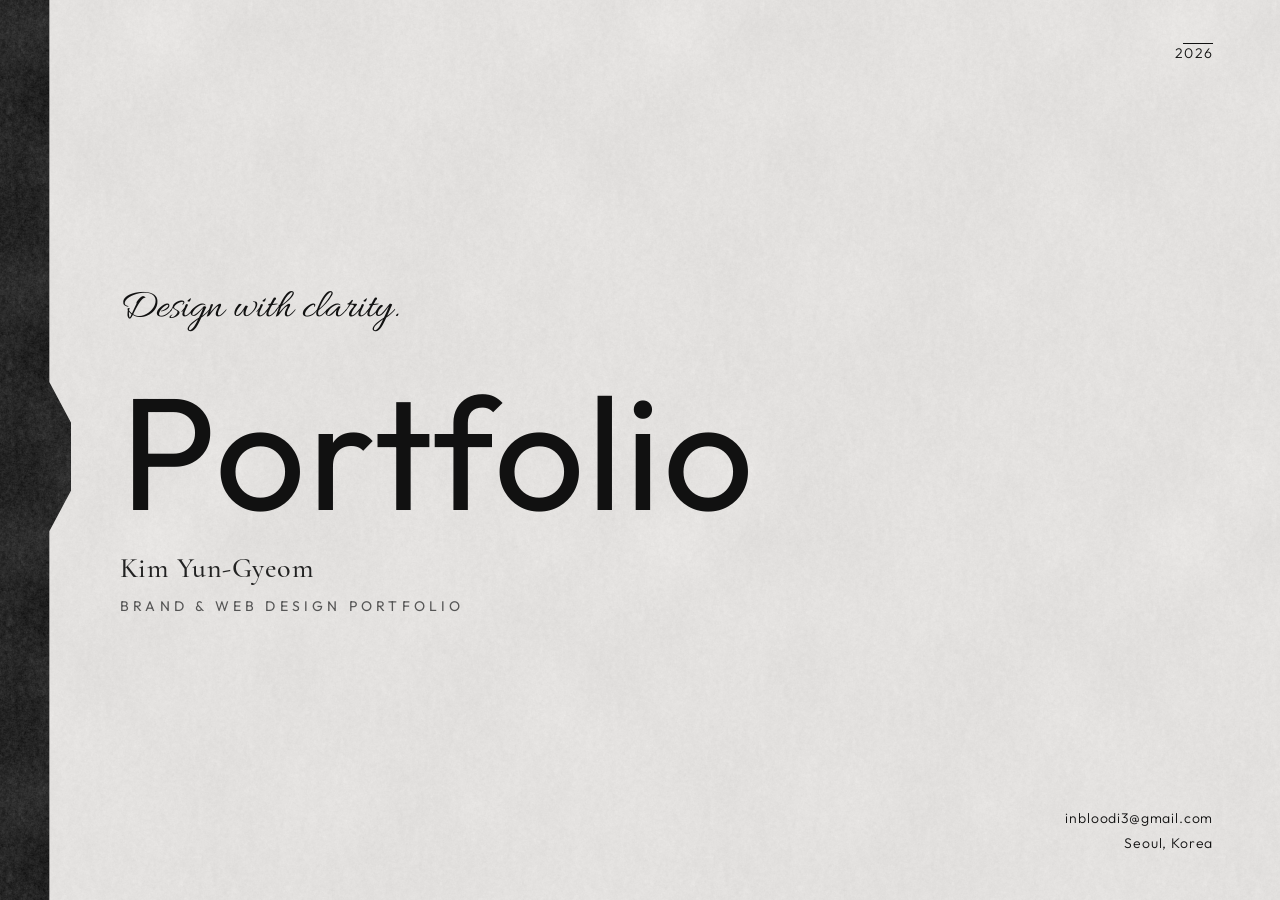
<file: docs/index.html>
<!doctype html>
<html lang="ko">
<head>
  <meta charset="utf-8">
  <meta name="viewport" content="width=device-width, initial-scale=1">
  <title>Portfolio — Kim Yun-Gyeom</title>
  <meta name="description" content="Kim Yun-Gyeom — Brand &amp; Web Design Portfolio">

  <link rel="icon" href="data:,">

  <!-- 첫 화면이 그려지기 전에 Loading 상태를 켠다. JavaScript가 꺼져 있으면 Loading 화면은 나타나지 않는다. -->
  <script>document.documentElement.className = 'js is-loading';</script>

  <link rel="preload" href="assets/fonts/Outfit-Regular.ttf" as="font" type="font/ttf" crossorigin>
  <link rel="preload" href="assets/fonts/Outfit-Light.ttf" as="font" type="font/ttf" crossorigin>
  <link rel="preload" href="assets/fonts/Allura-Regular.ttf" as="font" type="font/ttf" crossorigin>
  <link rel="preload" href="assets/fonts/CormorantGaramond-Medium.woff2" as="font" type="font/woff2" crossorigin>
  <link rel="preload" href="assets/paper-texture.webp" as="image" type="image/webp">
  <link rel="preload" href="assets/paper-texture-dark.webp" as="image" type="image/webp">
  <link rel="stylesheet" href="css/tokens.css">
  <link rel="stylesheet" href="css/base.css">
  <link rel="stylesheet" href="css/layout.css">
  <link rel="stylesheet" href="css/components.css">
  <script src="js/main.js" defer></script>
</head>
<body>

  <main>
    <div class="portfolio-stage">
      <div class="loader" data-loader>
        <div class="loader__inner" role="status">
          <div class="loader__row">
            <span class="loader__label">Loading</span>
            <span class="loader__value" data-loader-value>0%</span>
          </div>
          <div class="loader__track">
            <div class="loader__bar" data-loader-bar></div>
          </div>
        </div>
      </div>

      <div class="portfolio-folder">
        <div class="binding" aria-hidden="true"></div>
        <div class="sheet-stack" data-sheet-stack>
          <section class="cover sheet" id="cover" data-sheet tabindex="-1">
            <div class="cover__inner">
              <div class="cover__heading">
                <p class="cover__script cover__reveal">Design with clarity.</p>
                <h1 class="cover__title cover__reveal">Portfolio</h1>
                <p class="cover__name cover__reveal">Kim Yun-Gyeom</p>
                <p class="cover__caption cover__reveal">BRAND &amp; WEB DESIGN PORTFOLIO</p>
              </div>

              <p class="cover__year cover__reveal">2026</p>

              <address class="cover__contact cover__reveal">
                <span>inbloodi3@gmail.com</span>
                <span>Seoul, Korea</span>
              </address>
            </div>
          </section>

          <section class="profile sheet" id="profile" data-sheet tabindex="-1">
            <div class="profile__card">
              <div class="profile__aside">
                <div class="profile__info">
                  <h2 class="profile__name">김윤겸</h2>
                  <hr class="profile__divider">
                  <address class="profile__contact">
                    <span class="profile__contact-label">E.</span>
                    <span class="profile__contact-value">inbloodi3@gmail.com</span>
                  </address>
                </div>
              </div>

              <div class="profile__main">
                <p class="profile__intro">사용자의 숨은 의도를 읽어, 낯선 문제를 직관적인 경험으로 바꿉니다.</p>

                <div class="profile__groups">
                  <div class="profile__group">
                    <h3 class="script-heading">Experience</h3>
                    <ul class="history history--detailed">
                      <li class="history-item">
                        <span class="history-item__date">2025.12 - 2026.06</span>
                        <span class="history-item__body">
                          <span class="history-item__title">SBS아카데미AIX학원</span>
                          <span class="history-item__note">UIUX 웹퍼블리셔 양성과정 수료</span>
                        </span>
                      </li>
                      <li class="history-item">
                        <span class="history-item__date">2015.03 - 2021.02</span>
                        <span class="history-item__body">
                          <span class="history-item__title">배재대학교</span>
                          <span class="history-item__note">일본학 전공(졸업)</span>
                        </span>
                      </li>
                      <li class="history-item">
                        <span class="history-item__date">2012.03 - 2015.02</span>
                        <span class="history-item__body">
                          <span class="history-item__title">보문고등학교</span>
                        </span>
                      </li>
                    </ul>
                  </div>

                  <div class="profile__group">
                    <h3 class="script-heading">Career</h3>
                    <ul class="history">
                      <li class="history-item">
                        <span class="history-item__date">2024.08 - 2025.09</span>
                        <span class="history-item__body">
                          <span class="history-item__title">후쿠오카 Adecco Japan 근무</span>
                        </span>
                      </li>
                      <li class="history-item">
                        <span class="history-item__date">2021.12 - 2023.12</span>
                        <span class="history-item__body">
                          <span class="history-item__title">배재대학교 · 국제교류처 근무</span>
                        </span>
                      </li>
                    </ul>
                  </div>

                  <div class="profile__group">
                    <h3 class="script-heading">Tools</h3>
                    <ul class="tool-cards">
                      <li class="tool-card"><span class="tool-card__symbol">Ps</span><span class="tool-card__label">Photoshop</span></li>
                      <li class="tool-card"><span class="tool-card__symbol">Ai</span><span class="tool-card__label">Illustrator</span></li>
                      <li class="tool-card"><span class="tool-card__symbol">F</span><span class="tool-card__label">Figma</span></li>
                      <li class="tool-card"><span class="tool-card__symbol">N</span><span class="tool-card__label">Notion</span></li>
                      <li class="tool-card"><span class="tool-card__symbol">✦</span><span class="tool-card__label">AI Tools</span></li>
                    </ul>
                  </div>

                  <div class="profile__group">
                    <h3 class="script-heading">Character</h3>
                    <ul class="keywords">
                      <li class="keywords__item">체계적인</li>
                      <li class="keywords__item">섬세한</li>
                      <li class="keywords__item">분석적인</li>
                      <li class="keywords__item">차분한</li>
                      <li class="keywords__item">완성도를 중시하는</li>
                    </ul>
                  </div>
                </div>
              </div>
            </div>
          </section>

          <section class="contents sheet" id="contents" data-sheet tabindex="-1">
            <div class="contents__inner">
              <div class="contents__heading">
                <p class="contents__eyebrow">PORTFOLIO CONTENTS · 2026</p>
                <h2 class="contents__title">Contents</h2>
              </div>

              <ol class="contents__projects">
                <li class="contents-project" data-project="aidora">
                  <div class="contents-project__head">
                    <span class="contents-project__number">PROJECT 01</span>
                    <div class="contents-project__title">
                      <h3 class="contents-project__name">AIDORA</h3>
                      <p class="contents-project__category">BRANDING · PACKAGE · WEB DESIGN</p>
                    </div>
                  </div>
                  <div class="contents-project__index">
                    <p class="contents-project__caption">AIDORA PROJECT INDEX · 01—04</p>
                    <ul class="contents-index">
                      <li class="contents-index__column">
                        <h4 class="contents-index__heading">01 / RESEARCH</h4>
                        <p class="contents-index__items"><span>Desk Research</span><span>Brand Strategy</span></p>
                      </li>
                      <li class="contents-index__column">
                        <h4 class="contents-index__heading">02 / BRANDING</h4>
                        <p class="contents-index__items"><span>Logo Process</span><span>Color · Typography</span></p>
                      </li>
                      <li class="contents-index__column">
                        <h4 class="contents-index__heading">03 / PACKAGE</h4>
                        <p class="contents-index__items"><span>Package Design</span><span>Package System</span></p>
                      </li>
                      <li class="contents-index__column">
                        <h4 class="contents-index__heading">04 / WEB DESIGN</h4>
                        <p class="contents-index__items"><span>Main · Collection</span><span>PDP · Brand Page</span></p>
                      </li>
                    </ul>
                  </div>
                </li>
                <li class="contents-project" data-project="tj-media">
                  <div class="contents-project__head">
                    <span class="contents-project__number">PROJECT 02</span>
                    <div class="contents-project__title">
                      <h3 class="contents-project__name">TJ MEDIA</h3>
                      <p class="contents-project__category">AI-ASSISTED UI/UX · WEB REDESIGN</p>
                    </div>
                  </div>
                  <div class="contents-project__index">
                    <p class="contents-project__caption">TJ MEDIA PROJECT INDEX · 01—04</p>
                    <ul class="contents-index">
                      <li class="contents-index__column">
                        <h4 class="contents-index__heading">01 / RESEARCH</h4>
                        <p class="contents-index__items"><span>As-Is Analysis</span><span>Problem Definition</span></p>
                      </li>
                      <li class="contents-index__column">
                        <h4 class="contents-index__heading">02 / UX STRATEGY</h4>
                        <p class="contents-index__items"><span>IA · User Flow</span><span>Search Experience</span></p>
                      </li>
                      <li class="contents-index__column">
                        <h4 class="contents-index__heading">03 / DESIGN PROCESS</h4>
                        <p class="contents-index__items"><span>Visual Direction</span><span>Exploration · Iteration</span></p>
                      </li>
                      <li class="contents-index__column">
                        <h4 class="contents-index__heading">04 / FINAL UI</h4>
                        <p class="contents-index__items"><span>Desktop · Mobile</span><span>Search · Song Detail</span></p>
                      </li>
                    </ul>
                  </div>
                </li>
                <li class="contents-project" data-project="asics-korea">
                  <div class="contents-project__head">
                    <span class="contents-project__number">PROJECT 03</span>
                    <div class="contents-project__title">
                      <h3 class="contents-project__name">ASICS KOREA</h3>
                      <p class="contents-project__category">AI AUTOMATION · COMMERCE UX REDESIGN</p>
                    </div>
                  </div>
                  <div class="contents-project__index">
                    <p class="contents-project__caption">ASICS KOREA PROJECT INDEX · 01—04</p>
                    <ul class="contents-index">
                      <li class="contents-index__column">
                        <h4 class="contents-index__heading">01 / RESEARCH</h4>
                        <p class="contents-index__items"><span>Korean Market Audit</span><span>Problem Definition</span></p>
                      </li>
                      <li class="contents-index__column">
                        <h4 class="contents-index__heading">02 / UX STRATEGY</h4>
                        <p class="contents-index__items"><span>Type-Based Navigation</span><span>Compare · Purchase Flow</span></p>
                      </li>
                      <li class="contents-index__column">
                        <h4 class="contents-index__heading">03 / AI PROCESS</h4>
                        <p class="contents-index__items"><span>2-Day Automation Sprint</span><span>Design System · QA</span></p>
                      </li>
                      <li class="contents-index__column">
                        <h4 class="contents-index__heading">04 / FINAL UI</h4>
                        <p class="contents-index__items"><span>Desktop · Mobile</span><span>PLP · Compare · PDP</span></p>
                      </li>
                    </ul>
                  </div>
                </li>
              </ol>
            </div>
          </section>
        </div>
      </div>
    </div>
  </main>

</body>
</html>
</file>
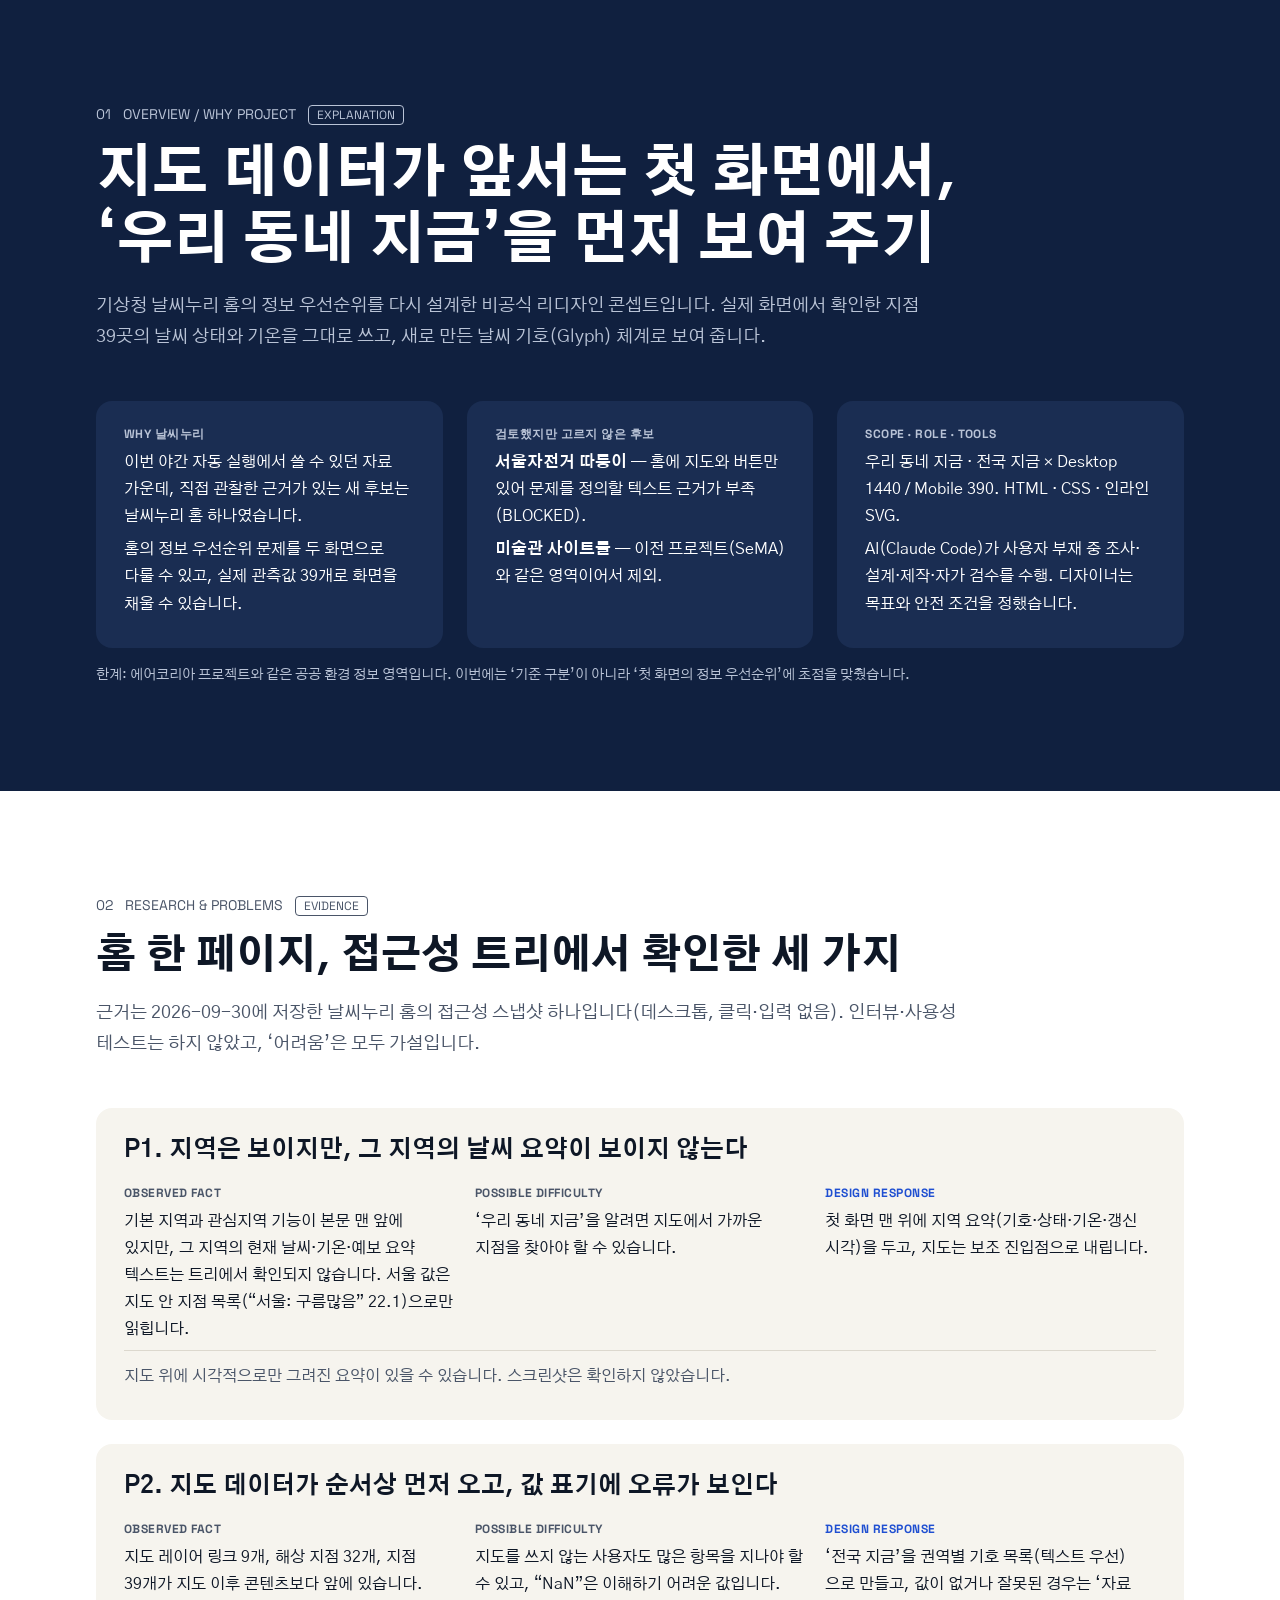
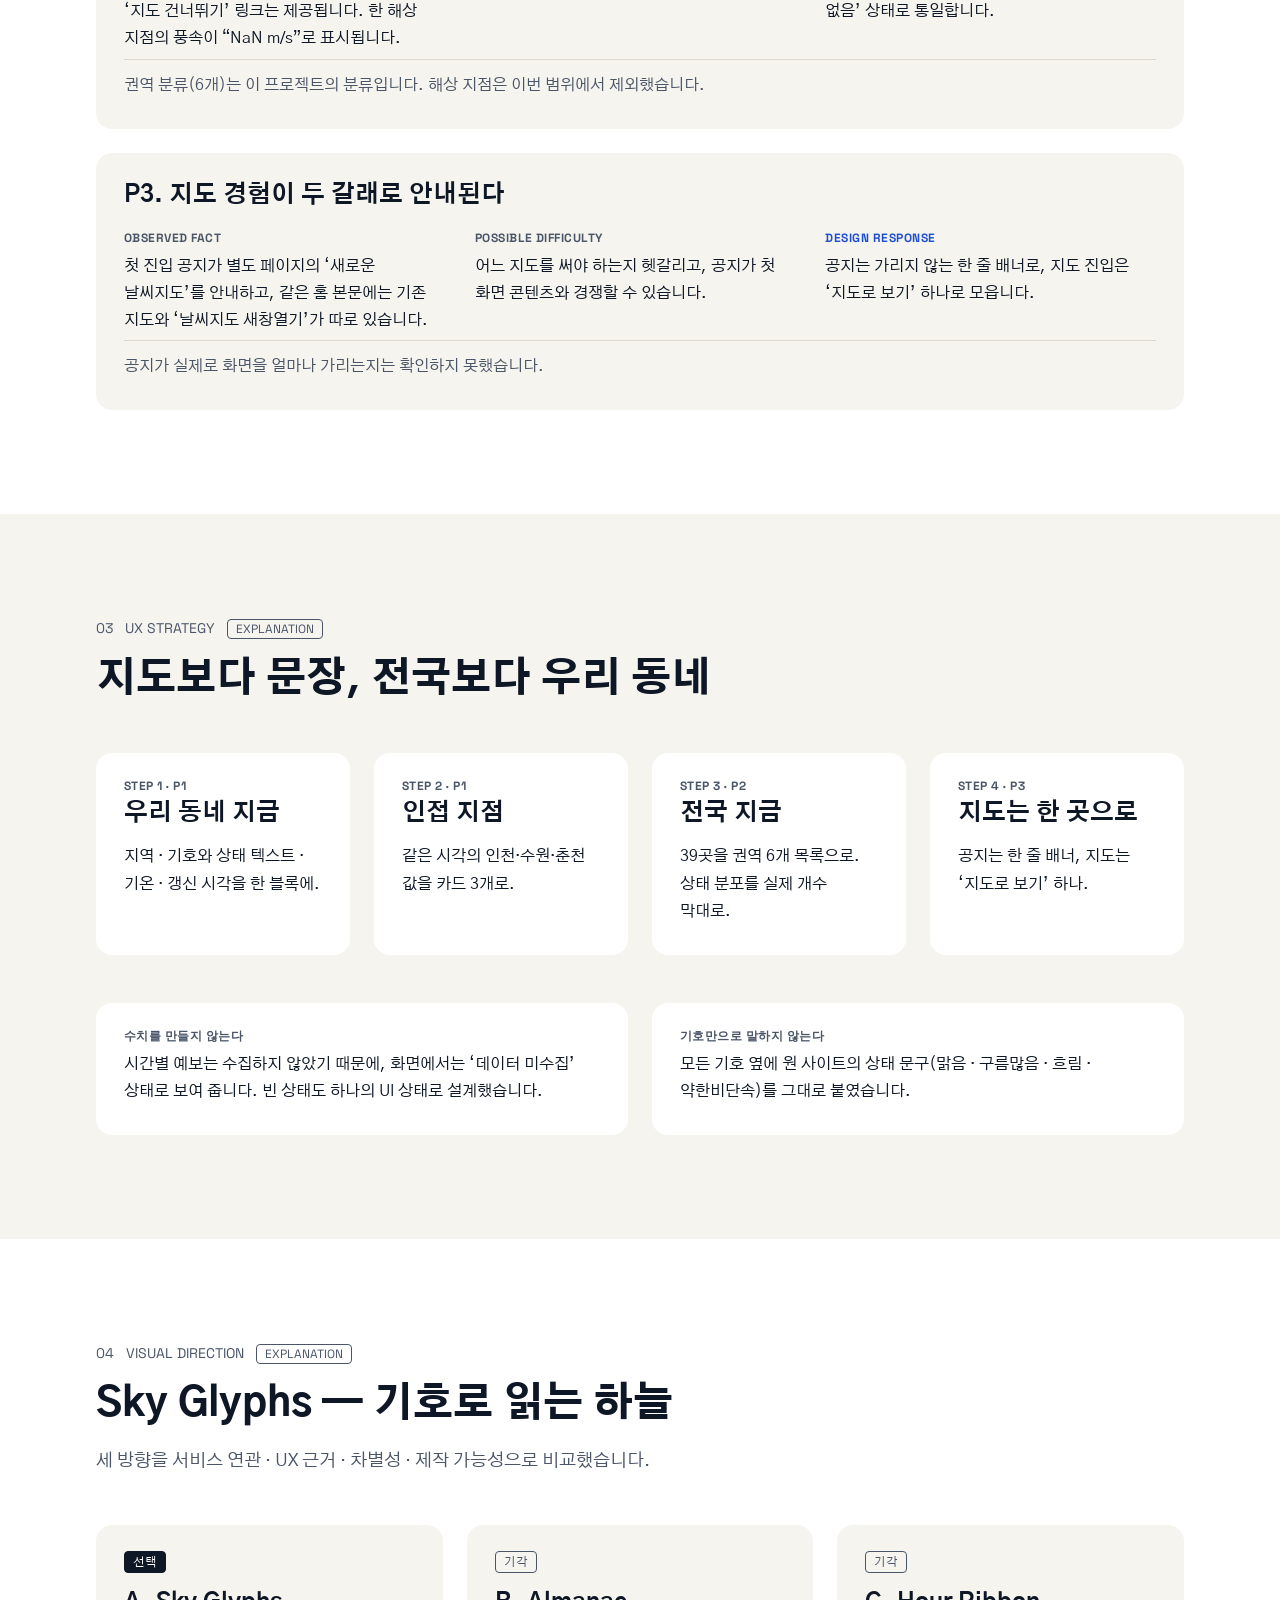
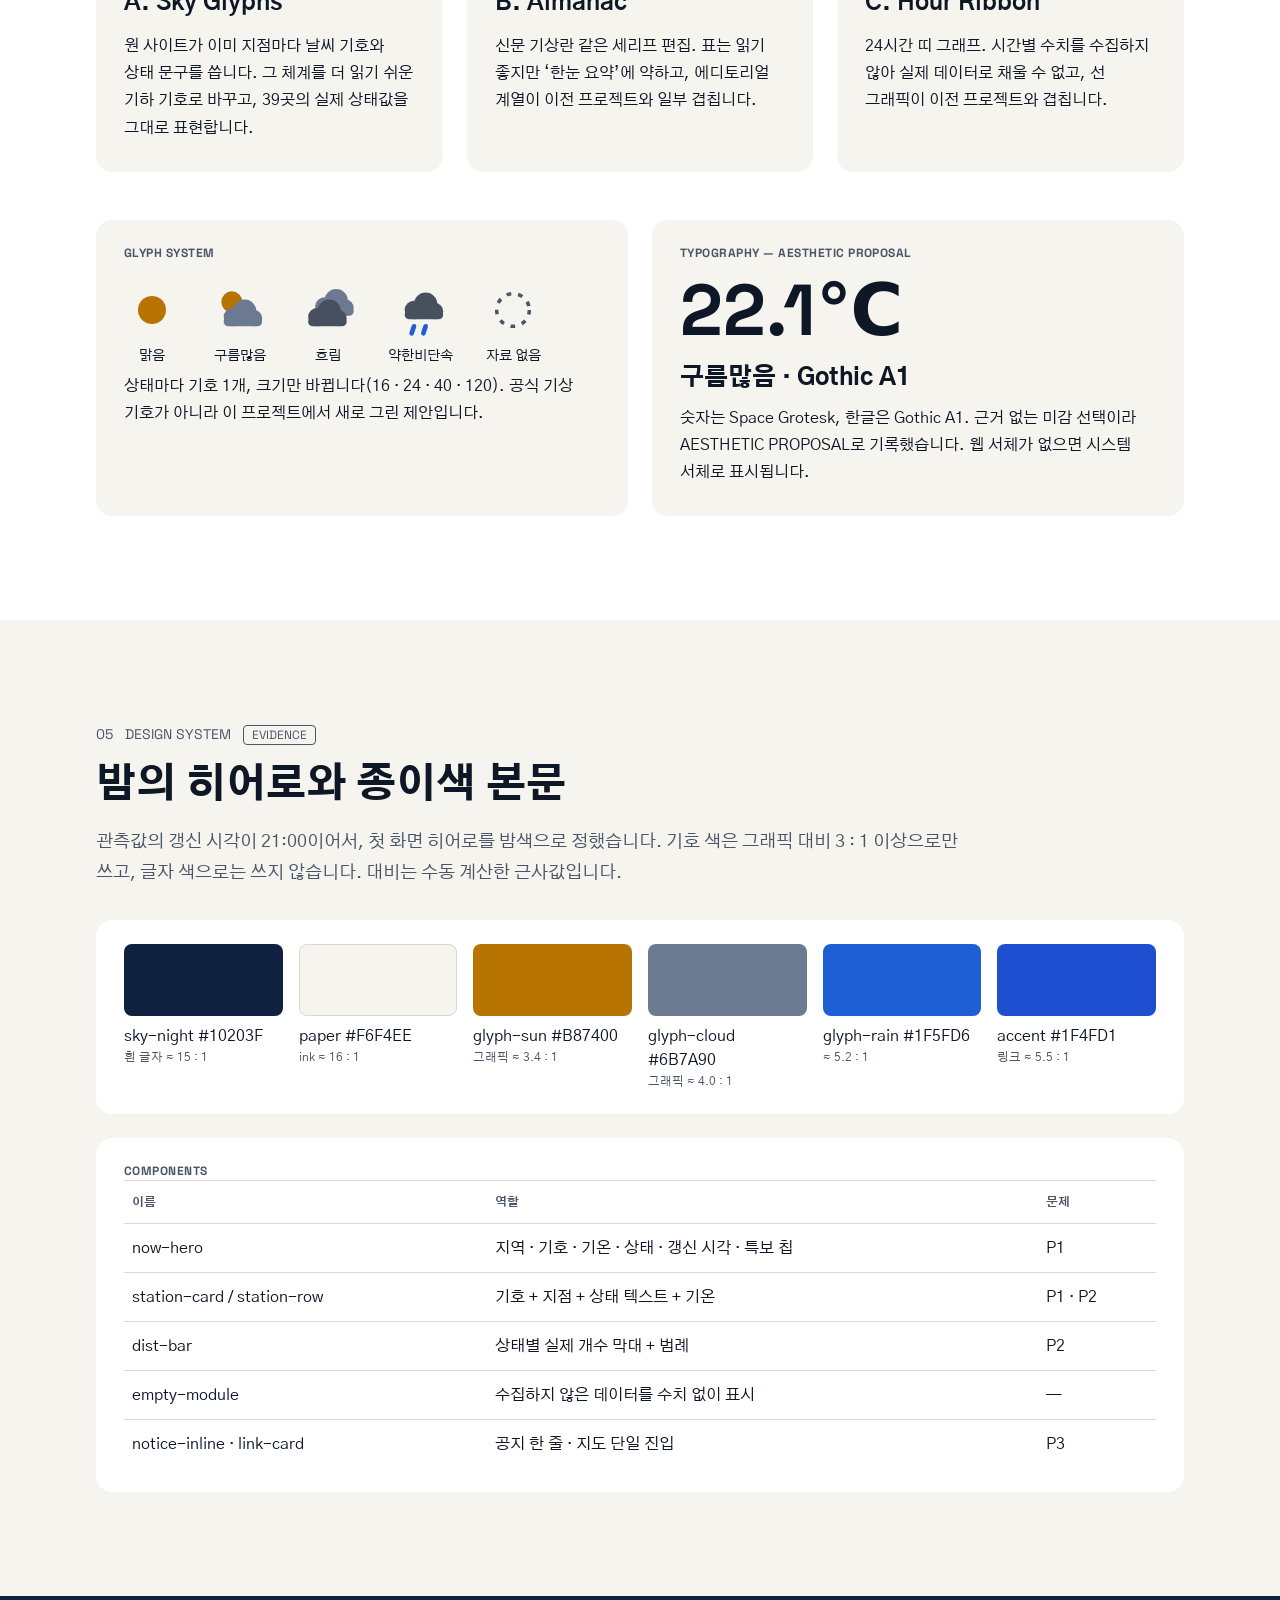
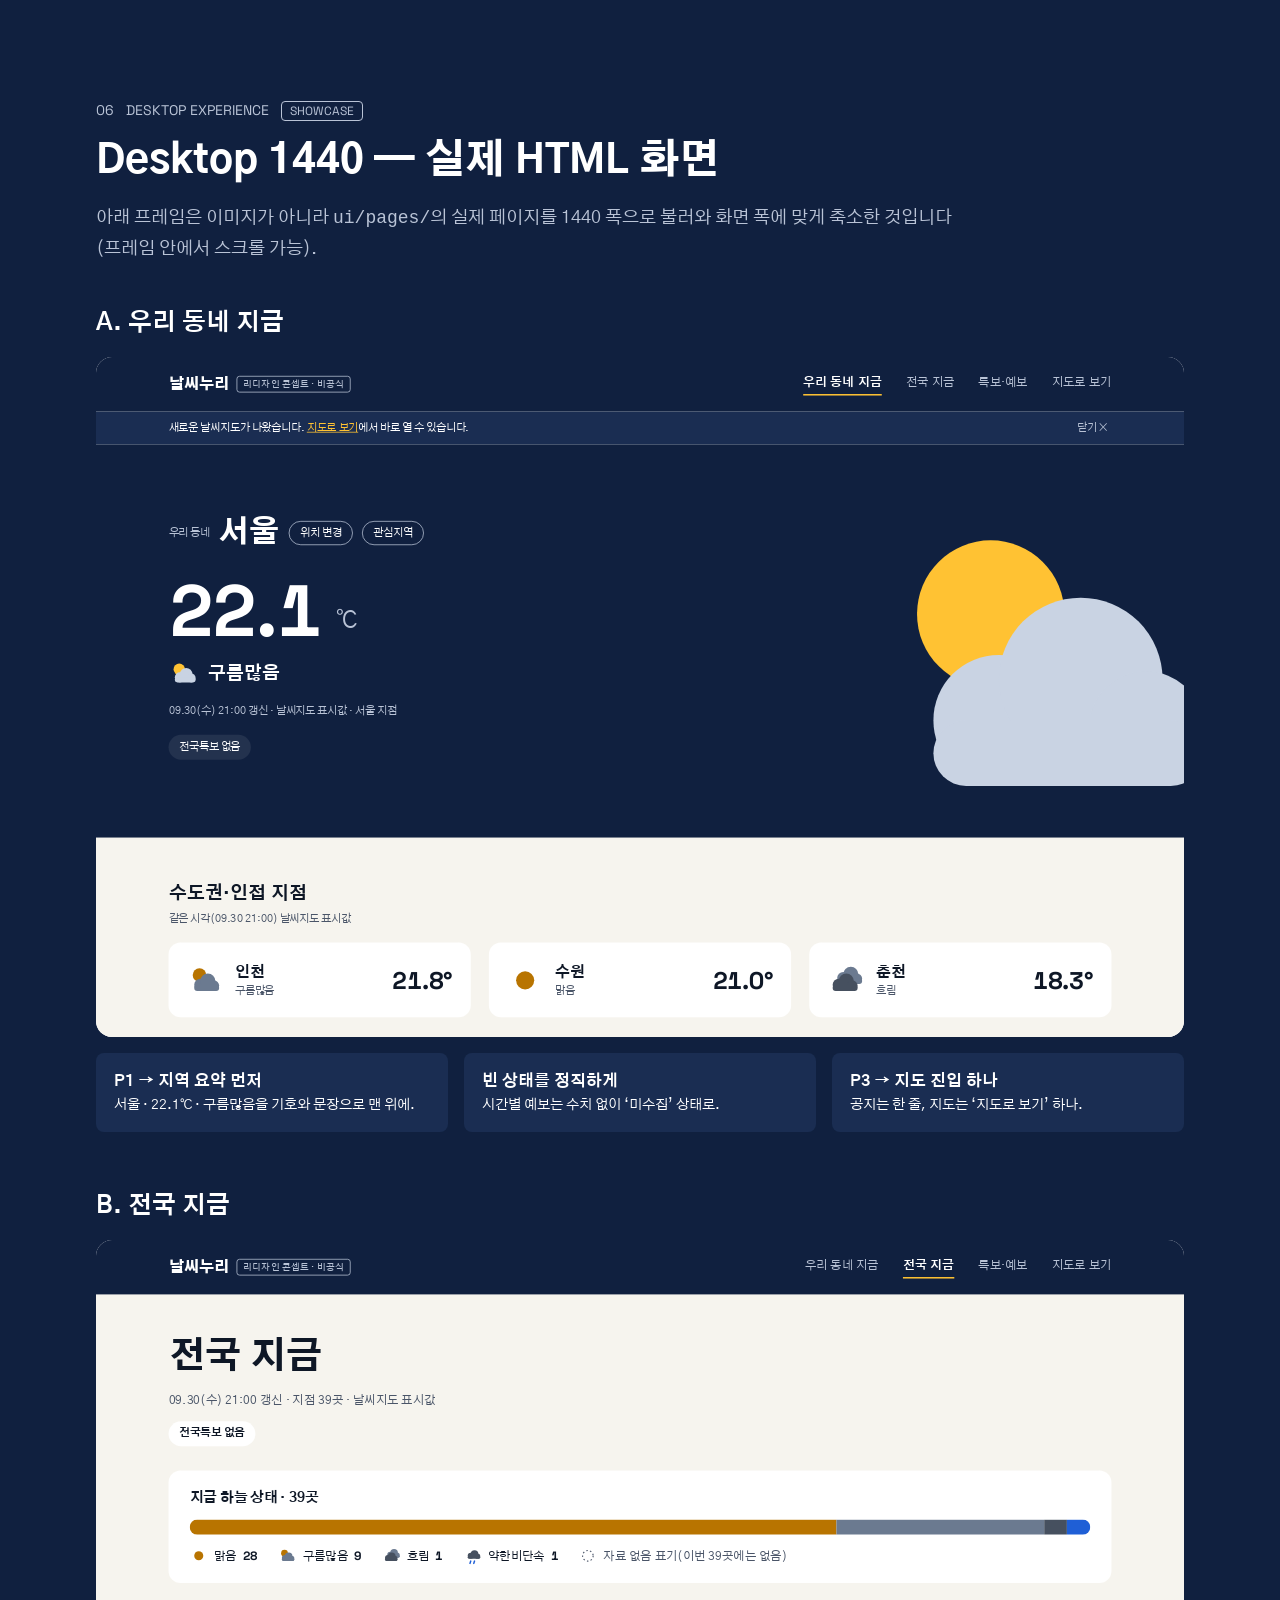
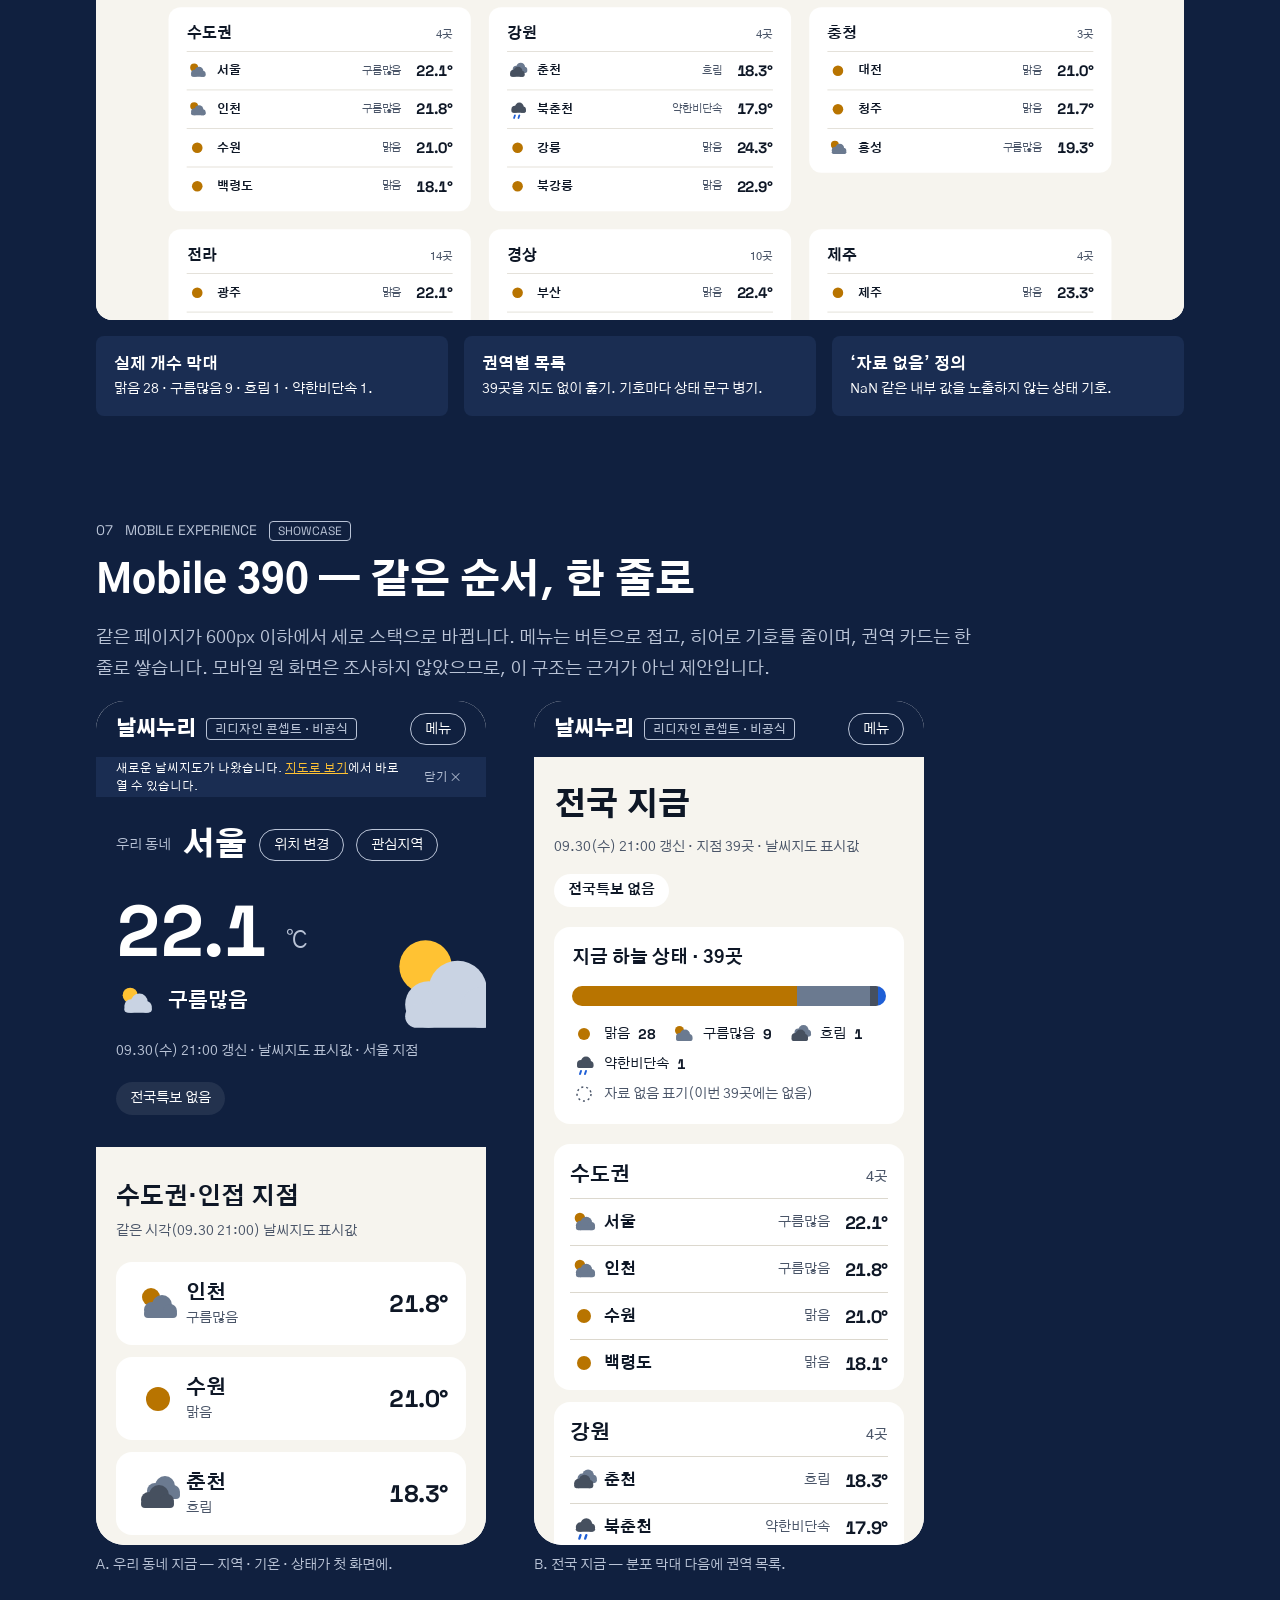
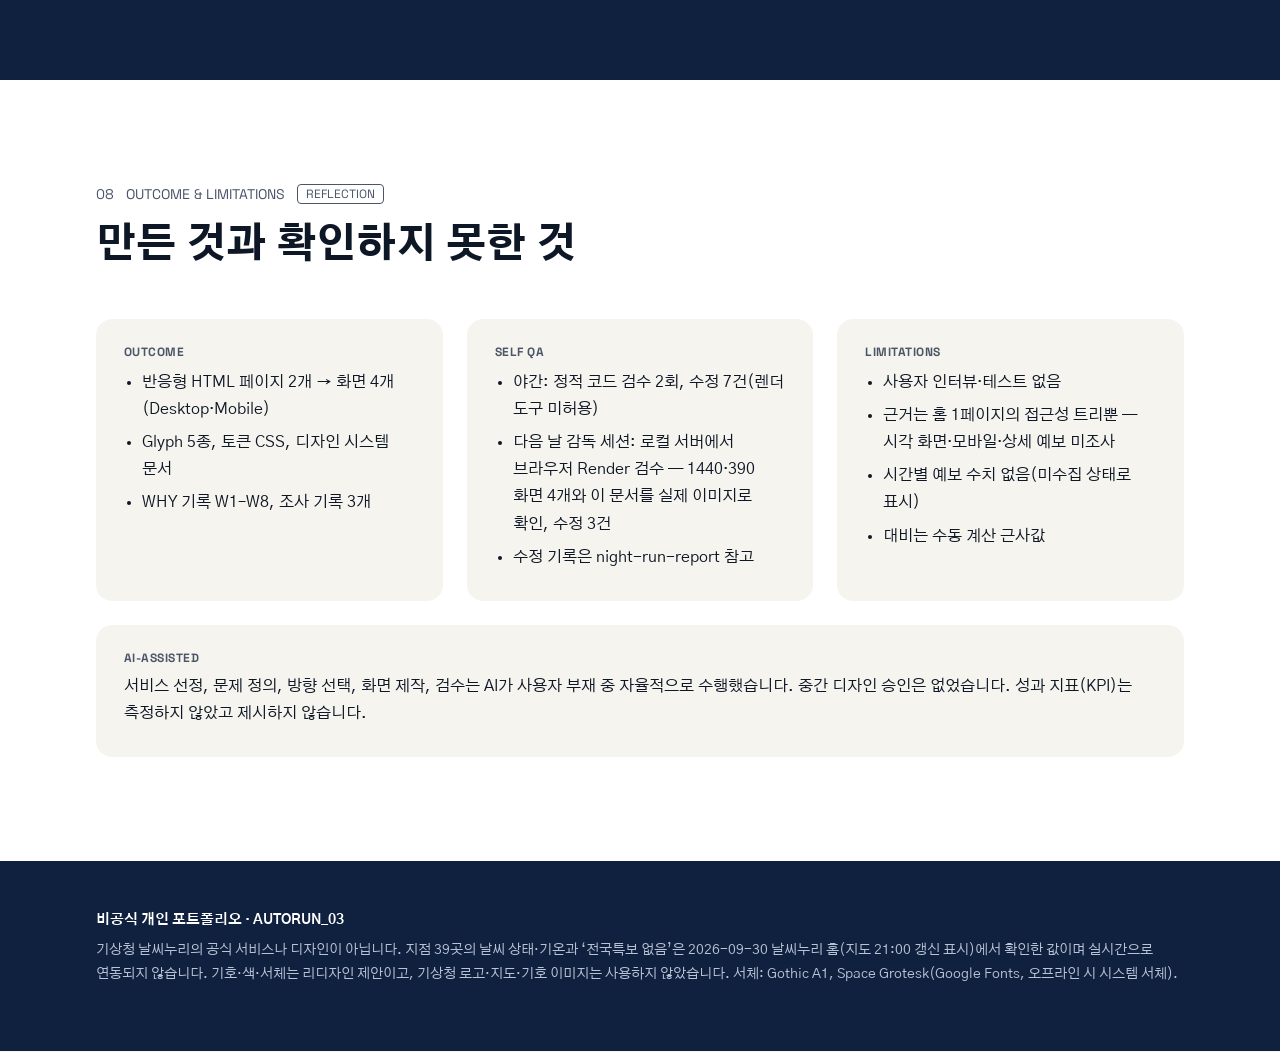
<file: experiments/autonomous-run-03/case-study.html>
<!doctype html>
<html lang="ko">
<head>
<meta charset="utf-8">
<meta name="viewport" content="width=device-width, initial-scale=1">
<title>Sky Glyphs — 날씨누리 정보 우선순위 리디자인 (비공식 Case Study)</title>
<link rel="stylesheet" href="design-system/tokens.css">
<style>
  :root { --g-sun: var(--glyph-sun); --g-cloud: var(--glyph-cloud); --g-overcast: var(--glyph-overcast); --g-rain: var(--glyph-rain); --g-nd: var(--ink-2); }
  .wrap { max-width:1440px; margin:0 auto; padding:0 96px; }
  section { padding:104px 0; }
  section.alt { background:var(--card); }
  section.night { background:var(--sky-night); color:var(--on-night); --g-sun: var(--glyph-sun-night); --g-cloud: var(--glyph-cloud-night); }
  .meta { display:flex; gap:12px; align-items:center; font-family:var(--font-num); font-size:var(--fs-14); color:var(--ink-2); }
  .night .meta { color:var(--on-night-2); }
  .role { border:1px solid currentColor; border-radius:4px; padding:0 8px; font-size:var(--fs-12); }
  h1 { font-size:56px; line-height:1.2; margin:16px 0 0; font-weight:800; max-width:1100px; }
  h2 { font-size:var(--fs-40); line-height:1.3; margin:14px 0 0; font-weight:800; max-width:1000px; }
  h3 { font-size:var(--fs-24); margin:0 0 12px; }
  .lead { font-size:var(--fs-18); color:var(--ink-2); max-width:880px; margin:16px 0 0; line-height:1.7; }
  .night .lead { color:var(--on-night-2); }
  .grid { display:grid; gap:24px; margin-top:48px; }
  .g2 { grid-template-columns: repeat(2, 1fr); } .g3 { grid-template-columns: repeat(3, 1fr); } .g4 { grid-template-columns: repeat(4, 1fr); }
  .card { background:var(--card); border-radius:var(--r-16); padding:24px 28px; }
  .alt .card { background:var(--paper); }
  .night .card { background:var(--sky-night-2); }
  .card p, .card li { font-size:var(--fs-16); line-height:1.7; margin:6px 0; }
  .card ul { padding-left:18px; margin:8px 0 0; }
  .lbl { font-family:var(--font-num); font-size:var(--fs-12); font-weight:700; letter-spacing:0.04em; color:var(--ink-2); text-transform:uppercase; }
  .night .lbl { color:var(--on-night-2); }
  .tag { display:inline-block; font-size:var(--fs-12); border-radius:4px; padding:1px 8px; border:1px solid var(--ink-2); color:var(--ink-2); }
  .tag.on { background:var(--ink); color:#fff; border-color:var(--ink); }
  .ofr { display:grid; grid-template-columns: 1fr 1fr 1fr; gap:20px; margin-top:16px; }
  .ofr div p { margin:6px 0 0; }
  .ofr .r .lbl { color:var(--accent); }
  .limit { margin-top:16px; font-size:var(--fs-14); color:var(--ink-2); border-top:1px solid var(--line); padding-top:12px; }
  table { width:100%; border-collapse:collapse; font-size:var(--fs-16); }
  th, td { text-align:left; padding:12px 8px; border-top:1px solid var(--line); vertical-align:top; }
  th { font-size:var(--fs-12); color:var(--ink-2); font-weight:700; }
  .glyph-row { display:flex; gap:32px; flex-wrap:wrap; margin-top:20px; }
  .glyph-row div { display:flex; flex-direction:column; align-items:center; gap:8px; font-size:var(--fs-14); }
  .swatches { display:grid; grid-template-columns: repeat(6, 1fr); gap:16px; }
  .sw b { display:block; height:72px; border-radius:var(--r-8); margin-bottom:8px; }
  .sw span { display:block; font-size:var(--fs-12); color:var(--ink-2); }
  .frame { width:100%; height:780px; overflow:hidden; border-radius:var(--r-16); background:#fff; margin-top:16px; }
  .frame iframe { width:1440px; height:900px; border:0; transform:scale(0.8667); transform-origin:0 0; }
  .phones { display:flex; gap:48px; margin-top:16px; flex-wrap:wrap; }
  .phone iframe { width:390px; height:844px; border:0; border-radius:28px; background:#fff; display:block; }
  .phone p { font-size:var(--fs-14); color:var(--on-night-2); margin:10px 0 0; max-width:390px; }
  .notes { display:grid; grid-template-columns: repeat(3,1fr); gap:16px; margin-top:16px; }
  .note { background:var(--sky-night-2); border-radius:var(--r-8); padding:16px 18px; font-size:var(--fs-14); line-height:1.6; }
  .note b { display:block; font-size:var(--fs-16); color:#fff; }
  footer { background:var(--sky-night); color:var(--on-night-2); padding:48px 0 64px; font-size:var(--fs-14); line-height:1.7; }
  footer strong { color:#fff; display:block; margin-bottom:6px; }
  @media (max-width: 900px) {
    .wrap { padding:0 20px; } section { padding:64px 0; }
    h1 { font-size:var(--fs-32); } h2 { font-size:var(--fs-24); }
    .g2, .g3, .g4, .ofr, .swatches, .notes { grid-template-columns: 1fr; }
  }
</style>
<script>
  function fitFrames(){document.querySelectorAll('.frame').forEach(function(f){var s=f.clientWidth/1440;f.style.height=Math.round(900*s)+'px';f.querySelector('iframe').style.transform='scale('+s+')';});}
  addEventListener('load',fitFrames);addEventListener('resize',fitFrames);
</script>
</head>
<body>
<svg width="0" height="0" style="position:absolute" aria-hidden="true">
  <symbol id="cloud" viewBox="0 0 24 24"><circle cx="9" cy="15" r="4"/><circle cx="14" cy="12.5" r="5"/><circle cx="18" cy="15.5" r="3.5"/><rect x="5" y="15" width="16.5" height="4" rx="2"/></symbol>
  <symbol id="g-clear" viewBox="0 0 24 24"><circle cx="12" cy="12" r="6" style="fill:var(--g-sun)"/></symbol>
  <symbol id="g-partly" viewBox="0 0 24 24"><circle cx="8.5" cy="8.5" r="4.5" style="fill:var(--g-sun)"/><use href="#cloud" style="fill:var(--g-cloud)"/></symbol>
  <symbol id="g-overcast" viewBox="0 0 24 24"><use href="#cloud" transform="translate(1.5 -4.5)" style="fill:var(--g-cloud)"/><use href="#cloud" transform="translate(-1.5 0)" style="fill:var(--g-overcast)"/></symbol>
  <symbol id="g-rain-light" viewBox="0 0 24 24"><use href="#cloud" transform="translate(0 -3)" style="fill:var(--g-overcast)"/><path d="M9 19 l-1 3 M14 19 l-1 3" style="stroke:var(--g-rain)" stroke-width="2" stroke-linecap="round"/></symbol>
  <symbol id="g-nodata" viewBox="0 0 24 24"><circle cx="12" cy="12" r="7" fill="none" style="stroke:var(--g-nd)" stroke-width="1.5" stroke-dasharray="2 3"/></symbol>
</svg>

<!-- 01 -->
<section class="night" id="s01"><div class="wrap">
  <div class="meta"><span>01</span><span>OVERVIEW / WHY PROJECT</span><span class="role">EXPLANATION</span></div>
  <h1>지도 데이터가 앞서는 첫 화면에서,<br>‘우리&nbsp;동네&nbsp;지금’을 먼저 보여 주기</h1>
  <p class="lead">기상청 날씨누리 홈의 정보 우선순위를 다시 설계한 비공식 리디자인 콘셉트입니다. 실제 화면에서 확인한 지점 39곳의 날씨 상태와 기온을 그대로 쓰고, 새로 만든 날씨 기호(Glyph) 체계로 보여 줍니다.</p>
  <div class="grid g3">
    <div class="card"><div class="lbl">Why 날씨누리</div><p>이번 야간 자동 실행에서 쓸 수 있던 자료 가운데, 직접 관찰한 근거가 있는 새 후보는 날씨누리 홈 하나였습니다.</p><p>홈의 정보 우선순위 문제를 두 화면으로 다룰 수 있고, 실제 관측값 39개로 화면을 채울 수 있습니다.</p></div>
    <div class="card"><div class="lbl">검토했지만 고르지 않은 후보</div><p><b>서울자전거 따릉이</b> — 홈에 지도와 버튼만 있어 문제를 정의할 텍스트 근거가 부족(BLOCKED).</p><p><b>미술관 사이트들</b> — 이전 프로젝트(SeMA)와 같은 영역이어서 제외.</p></div>
    <div class="card"><div class="lbl">Scope · Role · Tools</div><p>우리 동네 지금 · 전국 지금 × Desktop 1440 / Mobile 390. HTML · CSS · 인라인 SVG.</p><p>AI(Claude Code)가 사용자 부재 중 조사·설계·제작·자가 검수를 수행. 디자이너는 목표와 안전 조건을 정했습니다.</p></div>
  </div>
  <p class="lead" style="font-size:var(--fs-14)">한계: 에어코리아 프로젝트와 같은 공공 환경 정보 영역입니다. 이번에는 ‘기준 구분’이 아니라 ‘첫 화면의 정보 우선순위’에 초점을 맞췄습니다.</p>
</div></section>

<!-- 02 -->
<section class="alt" id="s02"><div class="wrap">
  <div class="meta"><span>02</span><span>RESEARCH &amp; PROBLEMS</span><span class="role">EVIDENCE</span></div>
  <h2>홈 한 페이지, 접근성 트리에서 확인한 세 가지</h2>
  <p class="lead">근거는 2026-09-30에 저장한 날씨누리 홈의 접근성 스냅샷 하나입니다(데스크톱, 클릭·입력 없음). 인터뷰·사용성 테스트는 하지 않았고, ‘어려움’은 모두 가설입니다.</p>
  <div class="grid">
    <div class="card"><h3>P1. 지역은 보이지만, 그 지역의 날씨 요약이 보이지 않는다</h3>
      <div class="ofr"><div><div class="lbl">Observed fact</div><p>기본 지역과 관심지역 기능이 본문 맨 앞에 있지만, 그 지역의 현재 날씨·기온·예보 요약 텍스트는 트리에서 확인되지 않습니다. 서울 값은 지도 안 지점 목록(“서울: 구름많음” 22.1)으로만 읽힙니다.</p></div><div><div class="lbl">Possible difficulty</div><p>‘우리 동네 지금’을 알려면 지도에서 가까운 지점을 찾아야 할 수 있습니다.</p></div><div class="r"><div class="lbl">Design response</div><p>첫 화면 맨 위에 지역 요약(기호·상태·기온·갱신 시각)을 두고, 지도는 보조 진입점으로 내립니다.</p></div></div>
      <p class="limit">지도 위에 시각적으로만 그려진 요약이 있을 수 있습니다. 스크린샷은 확인하지 않았습니다.</p></div>
    <div class="card"><h3>P2. 지도 데이터가 순서상 먼저 오고, 값 표기에 오류가 보인다</h3>
      <div class="ofr"><div><div class="lbl">Observed fact</div><p>지도 레이어 링크 9개, 해상 지점 32개, 지점 39개가 지도 이후 콘텐츠보다 앞에 있습니다. ‘지도 건너뛰기’ 링크는 제공됩니다. 한 해상 지점의 풍속이 “NaN m/s”로 표시됩니다.</p></div><div><div class="lbl">Possible difficulty</div><p>지도를 쓰지 않는 사용자도 많은 항목을 지나야 할 수 있고, “NaN”은 이해하기 어려운 값입니다.</p></div><div class="r"><div class="lbl">Design response</div><p>‘전국 지금’을 권역별 기호 목록(텍스트 우선)으로 만들고, 값이 없거나 잘못된 경우는 ‘자료 없음’ 상태로 통일합니다.</p></div></div>
      <p class="limit">권역 분류(6개)는 이 프로젝트의 분류입니다. 해상 지점은 이번 범위에서 제외했습니다.</p></div>
    <div class="card"><h3>P3. 지도 경험이 두 갈래로 안내된다</h3>
      <div class="ofr"><div><div class="lbl">Observed fact</div><p>첫 진입 공지가 별도 페이지의 ‘새로운 날씨지도’를 안내하고, 같은 홈 본문에는 기존 지도와 ‘날씨지도 새창열기’가 따로 있습니다.</p></div><div><div class="lbl">Possible difficulty</div><p>어느 지도를 써야 하는지 헷갈리고, 공지가 첫 화면 콘텐츠와 경쟁할 수 있습니다.</p></div><div class="r"><div class="lbl">Design response</div><p>공지는 가리지 않는 한 줄 배너로, 지도 진입은 ‘지도로 보기’ 하나로 모읍니다.</p></div></div>
      <p class="limit">공지가 실제로 화면을 얼마나 가리는지는 확인하지 못했습니다.</p></div>
  </div>
</div></section>

<!-- 03 -->
<section id="s03"><div class="wrap">
  <div class="meta"><span>03</span><span>UX STRATEGY</span><span class="role">EXPLANATION</span></div>
  <h2>지도보다 문장, 전국보다 우리 동네</h2>
  <div class="grid g4">
    <div class="card"><div class="lbl">Step 1 · P1</div><h3>우리 동네 지금</h3><p>지역 · 기호와 상태 텍스트 · 기온 · 갱신 시각을 한 블록에.</p></div>
    <div class="card"><div class="lbl">Step 2 · P1</div><h3>인접 지점</h3><p>같은 시각의 인천·수원·춘천 값을 카드 3개로.</p></div>
    <div class="card"><div class="lbl">Step 3 · P2</div><h3>전국 지금</h3><p>39곳을 권역 6개 목록으로. 상태 분포를 실제 개수 막대로.</p></div>
    <div class="card"><div class="lbl">Step 4 · P3</div><h3>지도는 한 곳으로</h3><p>공지는 한 줄 배너, 지도는 ‘지도로 보기’ 하나.</p></div>
  </div>
  <div class="grid g2">
    <div class="card"><div class="lbl">수치를 만들지 않는다</div><p>시간별 예보는 수집하지 않았기 때문에, 화면에서는 ‘데이터 미수집’ 상태로 보여 줍니다. 빈 상태도 하나의 UI 상태로 설계했습니다.</p></div>
    <div class="card"><div class="lbl">기호만으로 말하지 않는다</div><p>모든 기호 옆에 원 사이트의 상태 문구(맑음 · 구름많음 · 흐림 · 약한비단속)를 그대로 붙였습니다.</p></div>
  </div>
</div></section>

<!-- 04 -->
<section class="alt" id="s04"><div class="wrap">
  <div class="meta"><span>04</span><span>VISUAL DIRECTION</span><span class="role">EXPLANATION</span></div>
  <h2>Sky Glyphs — 기호로 읽는 하늘</h2>
  <p class="lead">세 방향을 서비스 연관 · UX 근거 · 차별성 · 제작 가능성으로 비교했습니다.</p>
  <div class="grid g3">
    <div class="card"><span class="tag on">선택</span><h3 style="margin-top:12px">A. Sky Glyphs</h3><p>원 사이트가 이미 지점마다 날씨 기호와 상태 문구를 씁니다. 그 체계를 더 읽기 쉬운 기하 기호로 바꾸고, 39곳의 실제 상태값을 그대로 표현합니다.</p></div>
    <div class="card"><span class="tag">기각</span><h3 style="margin-top:12px">B. Almanac</h3><p>신문 기상란 같은 세리프 편집. 표는 읽기 좋지만 ‘한눈 요약’에 약하고, 에디토리얼 계열이 이전 프로젝트와 일부 겹칩니다.</p></div>
    <div class="card"><span class="tag">기각</span><h3 style="margin-top:12px">C. Hour Ribbon</h3><p>24시간 띠 그래프. 시간별 수치를 수집하지 않아 실제 데이터로 채울 수 없고, 선 그래픽이 이전 프로젝트와 겹칩니다.</p></div>
  </div>
  <div class="grid g2">
    <div class="card"><div class="lbl">Glyph system</div>
      <div class="glyph-row">
        <div><svg width="56" height="56" aria-hidden="true"><use href="#g-clear"/></svg>맑음</div>
        <div><svg width="56" height="56" aria-hidden="true"><use href="#g-partly"/></svg>구름많음</div>
        <div><svg width="56" height="56" aria-hidden="true"><use href="#g-overcast"/></svg>흐림</div>
        <div><svg width="56" height="56" aria-hidden="true"><use href="#g-rain-light"/></svg>약한비단속</div>
        <div><svg width="56" height="56" aria-hidden="true"><use href="#g-nodata"/></svg>자료 없음</div>
      </div>
      <p>상태마다 기호 1개, 크기만 바뀝니다(16 · 24 · 40 · 120). 공식 기상 기호가 아니라 이 프로젝트에서 새로 그린 제안입니다.</p></div>
    <div class="card"><div class="lbl">Typography — aesthetic proposal</div>
      <p style="font-family:var(--font-num); font-size:72px; font-weight:700; line-height:1; margin:12px 0">22.1℃</p>
      <p style="font-size:var(--fs-24); font-weight:800; margin:0">구름많음 · Gothic A1</p>
      <p>숫자는 Space Grotesk, 한글은 Gothic A1. 근거 없는 미감 선택이라 AESTHETIC PROPOSAL로 기록했습니다. 웹 서체가 없으면 시스템 서체로 표시됩니다.</p></div>
  </div>
</div></section>

<!-- 05 -->
<section id="s05"><div class="wrap">
  <div class="meta"><span>05</span><span>DESIGN SYSTEM</span><span class="role">EVIDENCE</span></div>
  <h2>밤의 히어로와 종이색 본문</h2>
  <p class="lead">관측값의 갱신 시각이 21:00이어서, 첫 화면 히어로를 밤색으로 정했습니다. 기호 색은 그래픽 대비 3 : 1 이상으로만 쓰고, 글자 색으로는 쓰지 않습니다. 대비는 수동 계산한 근사값입니다.</p>
  <div class="card" style="margin-top:32px"><div class="swatches">
    <div class="sw"><b style="background:#10203F"></b>sky-night #10203F<span>흰 글자 ≈ 15 : 1</span></div>
    <div class="sw"><b style="background:#F6F4EE; border:1px solid var(--line)"></b>paper #F6F4EE<span>ink ≈ 16 : 1</span></div>
    <div class="sw"><b style="background:#B87400"></b>glyph-sun #B87400<span>그래픽 ≈ 3.4 : 1</span></div>
    <div class="sw"><b style="background:#6B7A90"></b>glyph-cloud #6B7A90<span>그래픽 ≈ 4.0 : 1</span></div>
    <div class="sw"><b style="background:#1F5FD6"></b>glyph-rain #1F5FD6<span>≈ 5.2 : 1</span></div>
    <div class="sw"><b style="background:#1F4FD1"></b>accent #1F4FD1<span>링크 ≈ 5.5 : 1</span></div>
  </div></div>
  <div class="card" style="margin-top:24px"><div class="lbl">Components</div>
    <table><tr><th>이름</th><th>역할</th><th>문제</th></tr>
      <tr><td>now-hero</td><td>지역 · 기호 · 기온 · 상태 · 갱신 시각 · 특보 칩</td><td>P1</td></tr>
      <tr><td>station-card / station-row</td><td>기호 + 지점 + 상태 텍스트 + 기온</td><td>P1 · P2</td></tr>
      <tr><td>dist-bar</td><td>상태별 실제 개수 막대 + 범례</td><td>P2</td></tr>
      <tr><td>empty-module</td><td>수집하지 않은 데이터를 수치 없이 표시</td><td>—</td></tr>
      <tr><td>notice-inline · link-card</td><td>공지 한 줄 · 지도 단일 진입</td><td>P3</td></tr>
    </table></div>
</div></section>

<!-- 06 -->
<section class="night" id="s06"><div class="wrap">
  <div class="meta"><span>06</span><span>DESKTOP EXPERIENCE</span><span class="role">SHOWCASE</span></div>
  <h2>Desktop 1440 — 실제 HTML 화면</h2>
  <p class="lead">아래 프레임은 이미지가 아니라 <code>ui/pages/</code>의 실제 페이지를 1440 폭으로 불러와 화면 폭에 맞게 축소한 것입니다(프레임 안에서 스크롤 가능).</p>
  <h3 style="margin-top:40px">A. 우리 동네 지금</h3>
  <div class="frame"><iframe src="ui/pages/now.html" title="Desktop 우리 동네 지금"></iframe></div>
  <div class="notes"><div class="note"><b>P1 → 지역 요약 먼저</b>서울 · 22.1℃ · 구름많음을 기호와 문장으로 맨 위에.</div><div class="note"><b>빈 상태를 정직하게</b>시간별 예보는 수치 없이 ‘미수집’ 상태로.</div><div class="note"><b>P3 → 지도 진입 하나</b>공지는 한 줄, 지도는 ‘지도로 보기’ 하나.</div></div>
  <h3 style="margin-top:56px">B. 전국 지금</h3>
  <div class="frame"><iframe src="ui/pages/nation.html" title="Desktop 전국 지금"></iframe></div>
  <div class="notes"><div class="note"><b>실제 개수 막대</b>맑음 28 · 구름많음 9 · 흐림 1 · 약한비단속 1.</div><div class="note"><b>권역별 목록</b>39곳을 지도 없이 훑기. 기호마다 상태 문구 병기.</div><div class="note"><b>‘자료 없음’ 정의</b>NaN 같은 내부 값을 노출하지 않는 상태 기호.</div></div>
</div></section>

<!-- 07 -->
<section class="night" id="s07" style="padding-top:0"><div class="wrap">
  <div class="meta"><span>07</span><span>MOBILE EXPERIENCE</span><span class="role">SHOWCASE</span></div>
  <h2>Mobile 390 — 같은 순서, 한 줄로</h2>
  <p class="lead">같은 페이지가 600px 이하에서 세로 스택으로 바뀝니다. 메뉴는 버튼으로 접고, 히어로 기호를 줄이며, 권역 카드는 한 줄로 쌓습니다. 모바일 원 화면은 조사하지 않았으므로, 이 구조는 근거가 아닌 제안입니다.</p>
  <div class="phones">
    <div class="phone"><iframe src="ui/pages/now.html" title="Mobile 우리 동네 지금"></iframe><p>A. 우리 동네 지금 — 지역 · 기온 · 상태가 첫 화면에.</p></div>
    <div class="phone"><iframe src="ui/pages/nation.html" title="Mobile 전국 지금"></iframe><p>B. 전국 지금 — 분포 막대 다음에 권역 목록.</p></div>
  </div>
</div></section>

<!-- 08 -->
<section class="alt" id="s08"><div class="wrap">
  <div class="meta"><span>08</span><span>OUTCOME &amp; LIMITATIONS</span><span class="role">REFLECTION</span></div>
  <h2>만든 것과 확인하지 못한 것</h2>
  <div class="grid g3">
    <div class="card"><div class="lbl">Outcome</div><ul><li>반응형 HTML 페이지 2개 → 화면 4개(Desktop·Mobile)</li><li>Glyph 5종, 토큰 CSS, 디자인 시스템 문서</li><li>WHY 기록 W1–W8, 조사 기록 3개</li></ul></div>
    <div class="card"><div class="lbl">Self QA</div><ul><li>야간: 정적 코드 검수 2회, 수정 7건(렌더 도구 미허용)</li><li>다음 날 감독 세션: 로컬 서버에서 브라우저 Render 검수 — 1440·390 화면 4개와 이 문서를 실제 이미지로 확인, 수정 3건</li><li>수정 기록은 night-run-report 참고</li></ul></div>
    <div class="card"><div class="lbl">Limitations</div><ul><li>사용자 인터뷰·테스트 없음</li><li>근거는 홈 1페이지의 접근성 트리뿐 — 시각 화면·모바일·상세 예보 미조사</li><li>시간별 예보 수치 없음(미수집 상태로 표시)</li><li>대비는 수동 계산 근사값</li></ul></div>
  </div>
  <div class="card" style="margin-top:24px"><div class="lbl">AI-assisted</div><p>서비스 선정, 문제 정의, 방향 선택, 화면 제작, 검수는 AI가 사용자 부재 중 자율적으로 수행했습니다. 중간 디자인 승인은 없었습니다. 성과 지표(KPI)는 측정하지 않았고 제시하지 않습니다.</p></div>
</div></section>

<footer><div class="wrap"><strong>비공식 개인 포트폴리오 · AUTORUN_03</strong>기상청 날씨누리의 공식 서비스나 디자인이 아닙니다. 지점 39곳의 날씨 상태·기온과 ‘전국특보 없음’은 2026-09-30 날씨누리 홈(지도 21:00 갱신 표시)에서 확인한 값이며 실시간으로 연동되지 않습니다. 기호·색·서체는 리디자인 제안이고, 기상청 로고·지도·기호 이미지는 사용하지 않았습니다. 서체: Gothic A1, Space Grotesk(Google Fonts, 오프라인 시 시스템 서체).</div></footer>
</body>
</html>
</file>
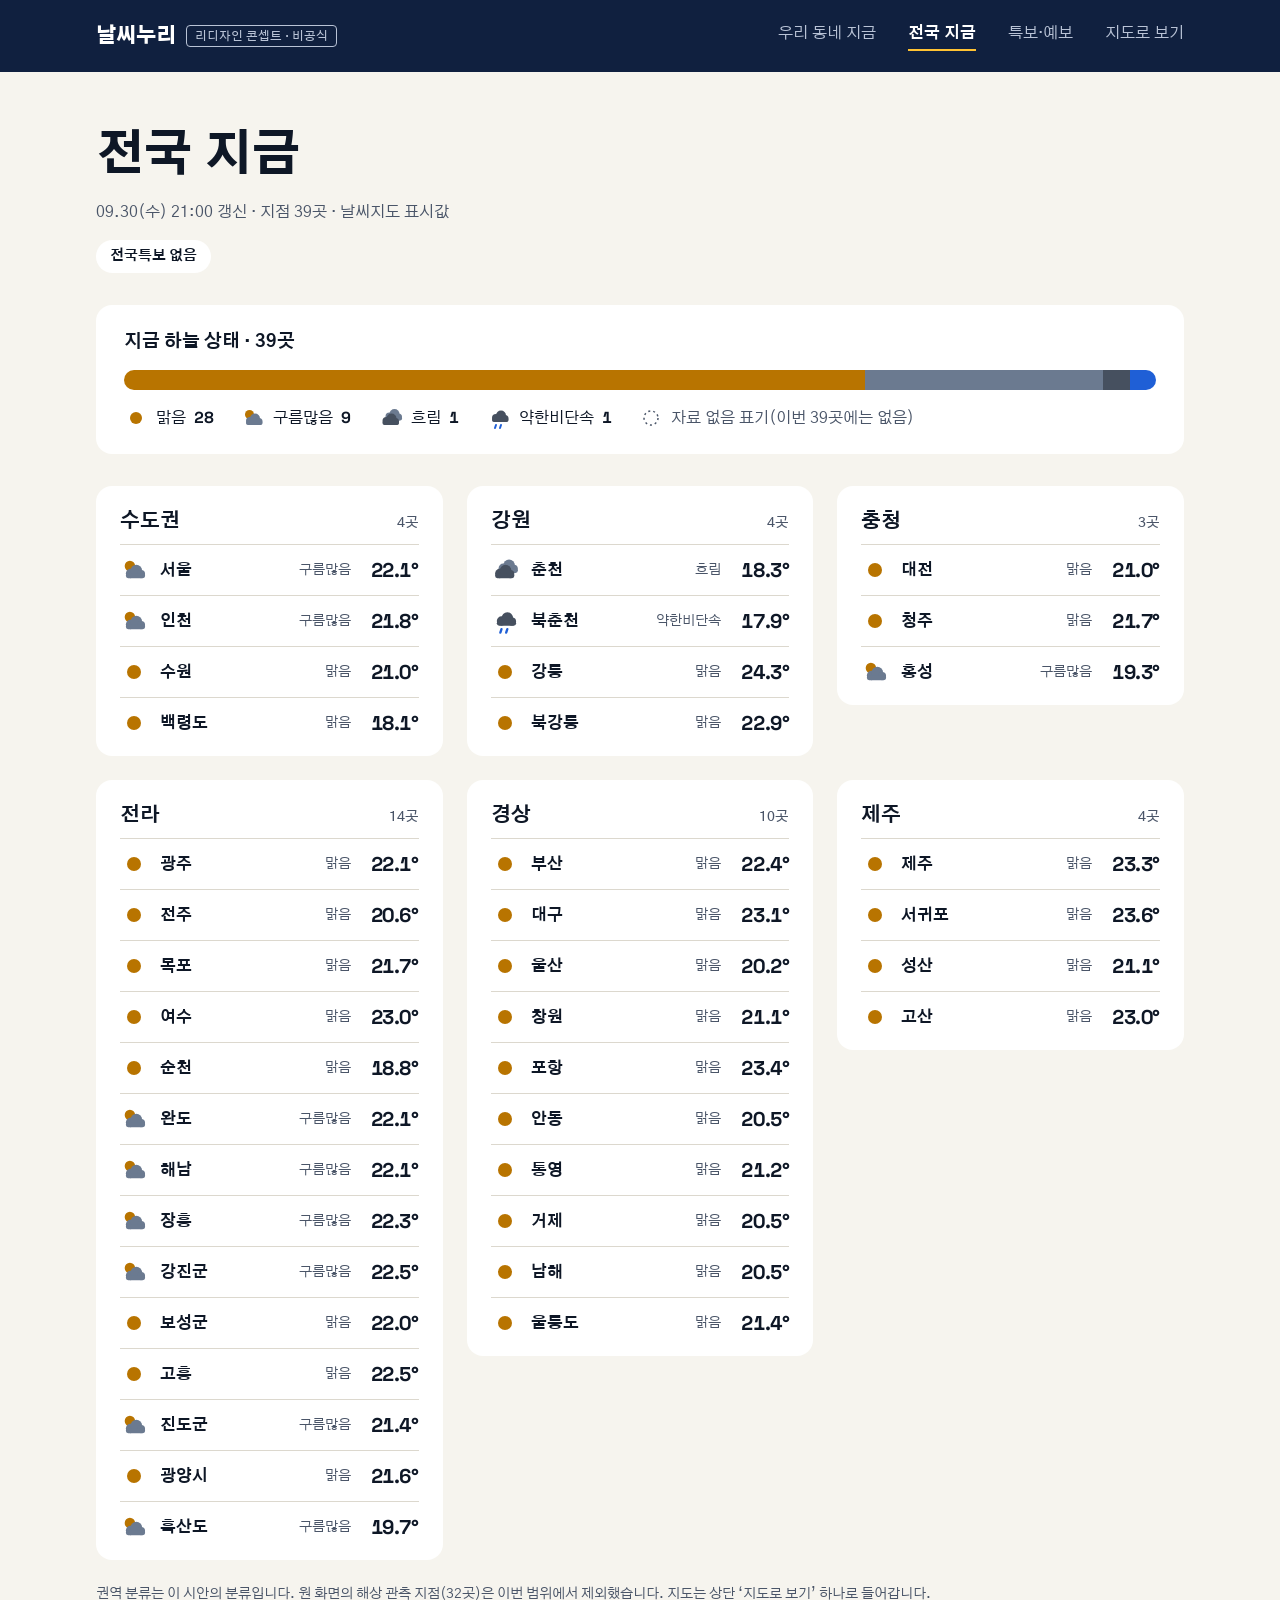
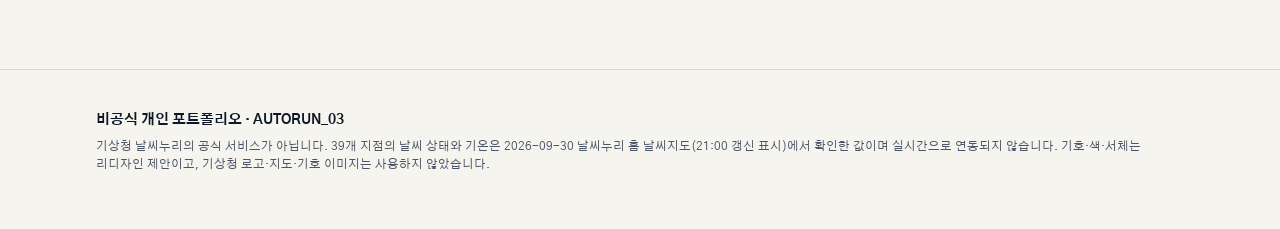
<file: experiments/autonomous-run-03/ui/pages/nation.html>
<!doctype html>
<html lang="ko">
<head>
<meta charset="utf-8">
<meta name="viewport" content="width=device-width, initial-scale=1">
<title>전국 지금 — 날씨누리 리디자인 콘셉트 (비공식)</title>
<link rel="stylesheet" href="../../design-system/tokens.css">
<style>
  :root { --g-sun: var(--glyph-sun); --g-cloud: var(--glyph-cloud); --g-overcast: var(--glyph-overcast); --g-rain: var(--glyph-rain); --g-nd: var(--ink-2); }
  .skip { position:absolute; left:-999px; } .skip:focus { left:16px; top:16px; background:#fff; padding:8px 12px; z-index:10; }
  .wrap { max-width: var(--page-max); margin: 0 auto; padding: 0 var(--gutter-d); }
  header.site { background: var(--sky-night); color: var(--on-night); }
  header.site .wrap { display:flex; align-items:center; justify-content:space-between; height:72px; }
  .brand { display:flex; align-items:center; gap:10px; font-weight:900; font-size:var(--fs-20); }
  .tag { font-size:var(--fs-12); font-weight:500; color:var(--on-night-2); border:1px solid var(--on-night-2); border-radius:4px; padding:1px 8px; }
  nav.menu { display:flex; gap:32px; font-size:var(--fs-16); }
  nav.menu a { color:var(--on-night-2); text-decoration:none; }
  nav.menu a[aria-current="page"] { color:var(--on-night); font-weight:700; border-bottom:2px solid var(--glyph-sun-night); padding-bottom:4px; }
  .pill { font-size:var(--fs-14); color:var(--on-night); border:1px solid var(--on-night-2); border-radius:999px; padding:6px 14px; background:none; font-family:inherit; }
  .title { padding:48px 0 0; }
  .title h1 { margin:0; font-size:var(--fs-48); font-weight:800; }
  .title p { margin:8px 0 0; color:var(--ink-2); font-size:var(--fs-16); }
  .status { display:inline-flex; align-items:center; gap:8px; margin-top:16px; background:var(--card); border-radius:999px; padding:6px 14px; font-size:var(--fs-14); font-weight:700; }
  .dist { margin-top:32px; background:var(--card); border-radius:var(--r-16); padding:24px 28px; }
  .dist h2 { font-size:var(--fs-18); margin:0 0 14px; }
  .bar { display:flex; height:20px; border-radius:999px; overflow:hidden; }
  .bar span { display:block; height:100%; }
  .legend { display:flex; flex-wrap:wrap; gap:8px 28px; margin-top:16px; font-size:var(--fs-16); }
  .legend div { display:flex; align-items:center; gap:8px; }
  .legend .n { font-weight:700; }
  .legend .nd { color:var(--ink-2); }
  .regions { display:grid; grid-template-columns: repeat(3, 1fr); gap:24px; margin-top:32px; align-items:start; }
  .region { background:var(--card); border-radius:var(--r-16); padding:20px 24px 8px; }
  .region h3 { display:flex; justify-content:space-between; align-items:baseline; margin:0 0 8px; font-size:var(--fs-20); }
  .region h3 small { font-size:var(--fs-14); color:var(--ink-2); font-weight:500; }
  .region ul { list-style:none; margin:0; padding:0; }
  .row { display:grid; grid-template-columns:28px 1fr auto auto; align-items:center; gap:12px; padding:10px 0; border-top:1px solid var(--line); }
  .row .nm { font-size:var(--fs-16); font-weight:700; }
  .row .st { font-size:var(--fs-14); color:var(--ink-2); }
  .row .t { font-size:var(--fs-20); font-weight:700; min-width:56px; text-align:right; }
  .note { margin-top:24px; font-size:var(--fs-14); color:var(--ink-2); }
  footer.site { margin-top:64px; padding:40px 0 56px; border-top:1px solid var(--line); font-size:var(--fs-12); color:var(--ink-2); }
  footer.site strong { display:block; font-size:var(--fs-14); color:var(--ink); margin-bottom:6px; }
  @media (max-width: 600px) {
    .wrap { padding: 0 var(--gutter-m); }
    header.site .wrap { height:56px; }
    nav.menu { display:none; }
    .menu-btn { display:inline-block !important; }
    .title { padding-top:24px; }
    .title h1 { font-size:var(--fs-32); }
    .title p { font-size:var(--fs-14); }
    .dist { padding:18px 18px; margin-top:20px; }
    .legend { gap:6px 16px; font-size:var(--fs-14); }
    .regions { grid-template-columns: 1fr; gap:12px; margin-top:20px; }
    .region { padding:16px 16px 4px; }
    .row { grid-template-columns:24px 1fr auto auto; gap:10px; padding:9px 0; }
    .row .t { font-size:var(--fs-18); min-width:48px; }
    footer.site { margin-top:40px; }
  }
</style>
</head>
<body>
<svg width="0" height="0" style="position:absolute" aria-hidden="true">
  <symbol id="cloud" viewBox="0 0 24 24"><circle cx="9" cy="15" r="4"/><circle cx="14" cy="12.5" r="5"/><circle cx="18" cy="15.5" r="3.5"/><rect x="5" y="15" width="16.5" height="4" rx="2"/></symbol>
  <symbol id="g-clear" viewBox="0 0 24 24"><circle cx="12" cy="12" r="6" style="fill:var(--g-sun)"/></symbol>
  <symbol id="g-partly" viewBox="0 0 24 24"><circle cx="8.5" cy="8.5" r="4.5" style="fill:var(--g-sun)"/><use href="#cloud" style="fill:var(--g-cloud)"/></symbol>
  <symbol id="g-overcast" viewBox="0 0 24 24"><use href="#cloud" transform="translate(1.5 -4.5)" style="fill:var(--g-cloud)"/><use href="#cloud" transform="translate(-1.5 0)" style="fill:var(--g-overcast)"/></symbol>
  <symbol id="g-rain-light" viewBox="0 0 24 24"><use href="#cloud" transform="translate(0 -3)" style="fill:var(--g-overcast)"/><path d="M9 19 l-1 3 M14 19 l-1 3" style="stroke:var(--g-rain)" stroke-width="2" stroke-linecap="round"/></symbol>
  <symbol id="g-nodata" viewBox="0 0 24 24"><circle cx="12" cy="12" r="7" fill="none" style="stroke:var(--g-nd)" stroke-width="1.5" stroke-dasharray="2 3"/></symbol>
</svg>
<a class="skip" href="#main">본문 바로가기</a>
<header class="site">
  <div class="wrap">
    <div class="brand">날씨누리 <span class="tag">리디자인 콘셉트 · 비공식</span></div>
    <nav class="menu" aria-label="주 메뉴">
      <a href="now.html">우리 동네 지금</a>
      <a href="nation.html" aria-current="page">전국 지금</a>
      <a href="#">특보·예보</a>
      <a href="#">지도로 보기</a>
    </nav>
    <button class="pill menu-btn" style="display:none">메뉴</button>
  </div>
</header>
<main id="main" class="wrap">
  <div class="title">
    <h1>전국 지금</h1>
    <p>09.30(수) 21:00 갱신 · 지점 39곳 · 날씨지도 표시값</p>
    <div class="status">전국특보 없음</div>
  </div>
  <section class="dist" aria-labelledby="dist-h">
    <h2 id="dist-h">지금 하늘 상태 · 39곳</h2>
    <div class="bar" role="img" aria-label="맑음 28곳, 구름많음 9곳, 흐림 1곳, 약한비단속 1곳">
      <span style="flex:28; background:var(--glyph-sun)"></span>
      <span style="flex:9; background:var(--glyph-cloud)"></span>
      <span style="flex:1; background:var(--glyph-overcast)"></span>
      <span style="flex:1; background:var(--glyph-rain)"></span>
    </div>
    <div class="legend">
      <div><svg class="glyph" width="24" height="24" aria-hidden="true"><use href="#g-clear"/></svg>맑음 <span class="n num">28</span></div>
      <div><svg class="glyph" width="24" height="24" aria-hidden="true"><use href="#g-partly"/></svg>구름많음 <span class="n num">9</span></div>
      <div><svg class="glyph" width="24" height="24" aria-hidden="true"><use href="#g-overcast"/></svg>흐림 <span class="n num">1</span></div>
      <div><svg class="glyph" width="24" height="24" aria-hidden="true"><use href="#g-rain-light"/></svg>약한비단속 <span class="n num">1</span></div>
      <div class="nd"><svg class="glyph" width="24" height="24" aria-hidden="true"><use href="#g-nodata"/></svg>자료 없음 표기(이번 39곳에는 없음)</div>
    </div>
  </section>
  <div class="regions">
    <section class="region" aria-labelledby="r1"><h3 id="r1">수도권 <small>4곳</small></h3><ul>
      <li class="row"><svg class="glyph" width="28" height="28" aria-hidden="true"><use href="#g-partly"/></svg><span class="nm">서울</span><span class="st">구름많음</span><span class="t num">22.1°</span></li>
      <li class="row"><svg class="glyph" width="28" height="28" aria-hidden="true"><use href="#g-partly"/></svg><span class="nm">인천</span><span class="st">구름많음</span><span class="t num">21.8°</span></li>
      <li class="row"><svg class="glyph" width="28" height="28" aria-hidden="true"><use href="#g-clear"/></svg><span class="nm">수원</span><span class="st">맑음</span><span class="t num">21.0°</span></li>
      <li class="row"><svg class="glyph" width="28" height="28" aria-hidden="true"><use href="#g-clear"/></svg><span class="nm">백령도</span><span class="st">맑음</span><span class="t num">18.1°</span></li>
    </ul></section>
    <section class="region" aria-labelledby="r2"><h3 id="r2">강원 <small>4곳</small></h3><ul>
      <li class="row"><svg class="glyph" width="28" height="28" aria-hidden="true"><use href="#g-overcast"/></svg><span class="nm">춘천</span><span class="st">흐림</span><span class="t num">18.3°</span></li>
      <li class="row"><svg class="glyph" width="28" height="28" aria-hidden="true"><use href="#g-rain-light"/></svg><span class="nm">북춘천</span><span class="st">약한비단속</span><span class="t num">17.9°</span></li>
      <li class="row"><svg class="glyph" width="28" height="28" aria-hidden="true"><use href="#g-clear"/></svg><span class="nm">강릉</span><span class="st">맑음</span><span class="t num">24.3°</span></li>
      <li class="row"><svg class="glyph" width="28" height="28" aria-hidden="true"><use href="#g-clear"/></svg><span class="nm">북강릉</span><span class="st">맑음</span><span class="t num">22.9°</span></li>
    </ul></section>
    <section class="region" aria-labelledby="r3"><h3 id="r3">충청 <small>3곳</small></h3><ul>
      <li class="row"><svg class="glyph" width="28" height="28" aria-hidden="true"><use href="#g-clear"/></svg><span class="nm">대전</span><span class="st">맑음</span><span class="t num">21.0°</span></li>
      <li class="row"><svg class="glyph" width="28" height="28" aria-hidden="true"><use href="#g-clear"/></svg><span class="nm">청주</span><span class="st">맑음</span><span class="t num">21.7°</span></li>
      <li class="row"><svg class="glyph" width="28" height="28" aria-hidden="true"><use href="#g-partly"/></svg><span class="nm">홍성</span><span class="st">구름많음</span><span class="t num">19.3°</span></li>
    </ul></section>
    <section class="region" aria-labelledby="r4"><h3 id="r4">전라 <small>14곳</small></h3><ul>
      <li class="row"><svg class="glyph" width="28" height="28" aria-hidden="true"><use href="#g-clear"/></svg><span class="nm">광주</span><span class="st">맑음</span><span class="t num">22.1°</span></li>
      <li class="row"><svg class="glyph" width="28" height="28" aria-hidden="true"><use href="#g-clear"/></svg><span class="nm">전주</span><span class="st">맑음</span><span class="t num">20.6°</span></li>
      <li class="row"><svg class="glyph" width="28" height="28" aria-hidden="true"><use href="#g-clear"/></svg><span class="nm">목포</span><span class="st">맑음</span><span class="t num">21.7°</span></li>
      <li class="row"><svg class="glyph" width="28" height="28" aria-hidden="true"><use href="#g-clear"/></svg><span class="nm">여수</span><span class="st">맑음</span><span class="t num">23.0°</span></li>
      <li class="row"><svg class="glyph" width="28" height="28" aria-hidden="true"><use href="#g-clear"/></svg><span class="nm">순천</span><span class="st">맑음</span><span class="t num">18.8°</span></li>
      <li class="row"><svg class="glyph" width="28" height="28" aria-hidden="true"><use href="#g-partly"/></svg><span class="nm">완도</span><span class="st">구름많음</span><span class="t num">22.1°</span></li>
      <li class="row"><svg class="glyph" width="28" height="28" aria-hidden="true"><use href="#g-partly"/></svg><span class="nm">해남</span><span class="st">구름많음</span><span class="t num">22.1°</span></li>
      <li class="row"><svg class="glyph" width="28" height="28" aria-hidden="true"><use href="#g-partly"/></svg><span class="nm">장흥</span><span class="st">구름많음</span><span class="t num">22.3°</span></li>
      <li class="row"><svg class="glyph" width="28" height="28" aria-hidden="true"><use href="#g-partly"/></svg><span class="nm">강진군</span><span class="st">구름많음</span><span class="t num">22.5°</span></li>
      <li class="row"><svg class="glyph" width="28" height="28" aria-hidden="true"><use href="#g-clear"/></svg><span class="nm">보성군</span><span class="st">맑음</span><span class="t num">22.0°</span></li>
      <li class="row"><svg class="glyph" width="28" height="28" aria-hidden="true"><use href="#g-clear"/></svg><span class="nm">고흥</span><span class="st">맑음</span><span class="t num">22.5°</span></li>
      <li class="row"><svg class="glyph" width="28" height="28" aria-hidden="true"><use href="#g-partly"/></svg><span class="nm">진도군</span><span class="st">구름많음</span><span class="t num">21.4°</span></li>
      <li class="row"><svg class="glyph" width="28" height="28" aria-hidden="true"><use href="#g-clear"/></svg><span class="nm">광양시</span><span class="st">맑음</span><span class="t num">21.6°</span></li>
      <li class="row"><svg class="glyph" width="28" height="28" aria-hidden="true"><use href="#g-partly"/></svg><span class="nm">흑산도</span><span class="st">구름많음</span><span class="t num">19.7°</span></li>
    </ul></section>
    <section class="region" aria-labelledby="r5"><h3 id="r5">경상 <small>10곳</small></h3><ul>
      <li class="row"><svg class="glyph" width="28" height="28" aria-hidden="true"><use href="#g-clear"/></svg><span class="nm">부산</span><span class="st">맑음</span><span class="t num">22.4°</span></li>
      <li class="row"><svg class="glyph" width="28" height="28" aria-hidden="true"><use href="#g-clear"/></svg><span class="nm">대구</span><span class="st">맑음</span><span class="t num">23.1°</span></li>
      <li class="row"><svg class="glyph" width="28" height="28" aria-hidden="true"><use href="#g-clear"/></svg><span class="nm">울산</span><span class="st">맑음</span><span class="t num">20.2°</span></li>
      <li class="row"><svg class="glyph" width="28" height="28" aria-hidden="true"><use href="#g-clear"/></svg><span class="nm">창원</span><span class="st">맑음</span><span class="t num">21.1°</span></li>
      <li class="row"><svg class="glyph" width="28" height="28" aria-hidden="true"><use href="#g-clear"/></svg><span class="nm">포항</span><span class="st">맑음</span><span class="t num">23.4°</span></li>
      <li class="row"><svg class="glyph" width="28" height="28" aria-hidden="true"><use href="#g-clear"/></svg><span class="nm">안동</span><span class="st">맑음</span><span class="t num">20.5°</span></li>
      <li class="row"><svg class="glyph" width="28" height="28" aria-hidden="true"><use href="#g-clear"/></svg><span class="nm">통영</span><span class="st">맑음</span><span class="t num">21.2°</span></li>
      <li class="row"><svg class="glyph" width="28" height="28" aria-hidden="true"><use href="#g-clear"/></svg><span class="nm">거제</span><span class="st">맑음</span><span class="t num">20.5°</span></li>
      <li class="row"><svg class="glyph" width="28" height="28" aria-hidden="true"><use href="#g-clear"/></svg><span class="nm">남해</span><span class="st">맑음</span><span class="t num">20.5°</span></li>
      <li class="row"><svg class="glyph" width="28" height="28" aria-hidden="true"><use href="#g-clear"/></svg><span class="nm">울릉도</span><span class="st">맑음</span><span class="t num">21.4°</span></li>
    </ul></section>
    <section class="region" aria-labelledby="r6"><h3 id="r6">제주 <small>4곳</small></h3><ul>
      <li class="row"><svg class="glyph" width="28" height="28" aria-hidden="true"><use href="#g-clear"/></svg><span class="nm">제주</span><span class="st">맑음</span><span class="t num">23.3°</span></li>
      <li class="row"><svg class="glyph" width="28" height="28" aria-hidden="true"><use href="#g-clear"/></svg><span class="nm">서귀포</span><span class="st">맑음</span><span class="t num">23.6°</span></li>
      <li class="row"><svg class="glyph" width="28" height="28" aria-hidden="true"><use href="#g-clear"/></svg><span class="nm">성산</span><span class="st">맑음</span><span class="t num">21.1°</span></li>
      <li class="row"><svg class="glyph" width="28" height="28" aria-hidden="true"><use href="#g-clear"/></svg><span class="nm">고산</span><span class="st">맑음</span><span class="t num">23.0°</span></li>
    </ul></section>
  </div>
  <p class="note">권역 분류는 이 시안의 분류입니다. 원 화면의 해상 관측 지점(32곳)은 이번 범위에서 제외했습니다. 지도는 상단 ‘지도로 보기’ 하나로 들어갑니다.</p>
</main>
<footer class="site"><div class="wrap"><strong>비공식 개인 포트폴리오 · AUTORUN_03</strong>기상청 날씨누리의 공식 서비스가 아닙니다. 39개 지점의 날씨 상태와 기온은 2026-09-30 날씨누리 홈 날씨지도(21:00 갱신 표시)에서 확인한 값이며 실시간으로 연동되지 않습니다. 기호·색·서체는 리디자인 제안이고, 기상청 로고·지도·기호 이미지는 사용하지 않았습니다.</div></footer>
</body>
</html>
</file>
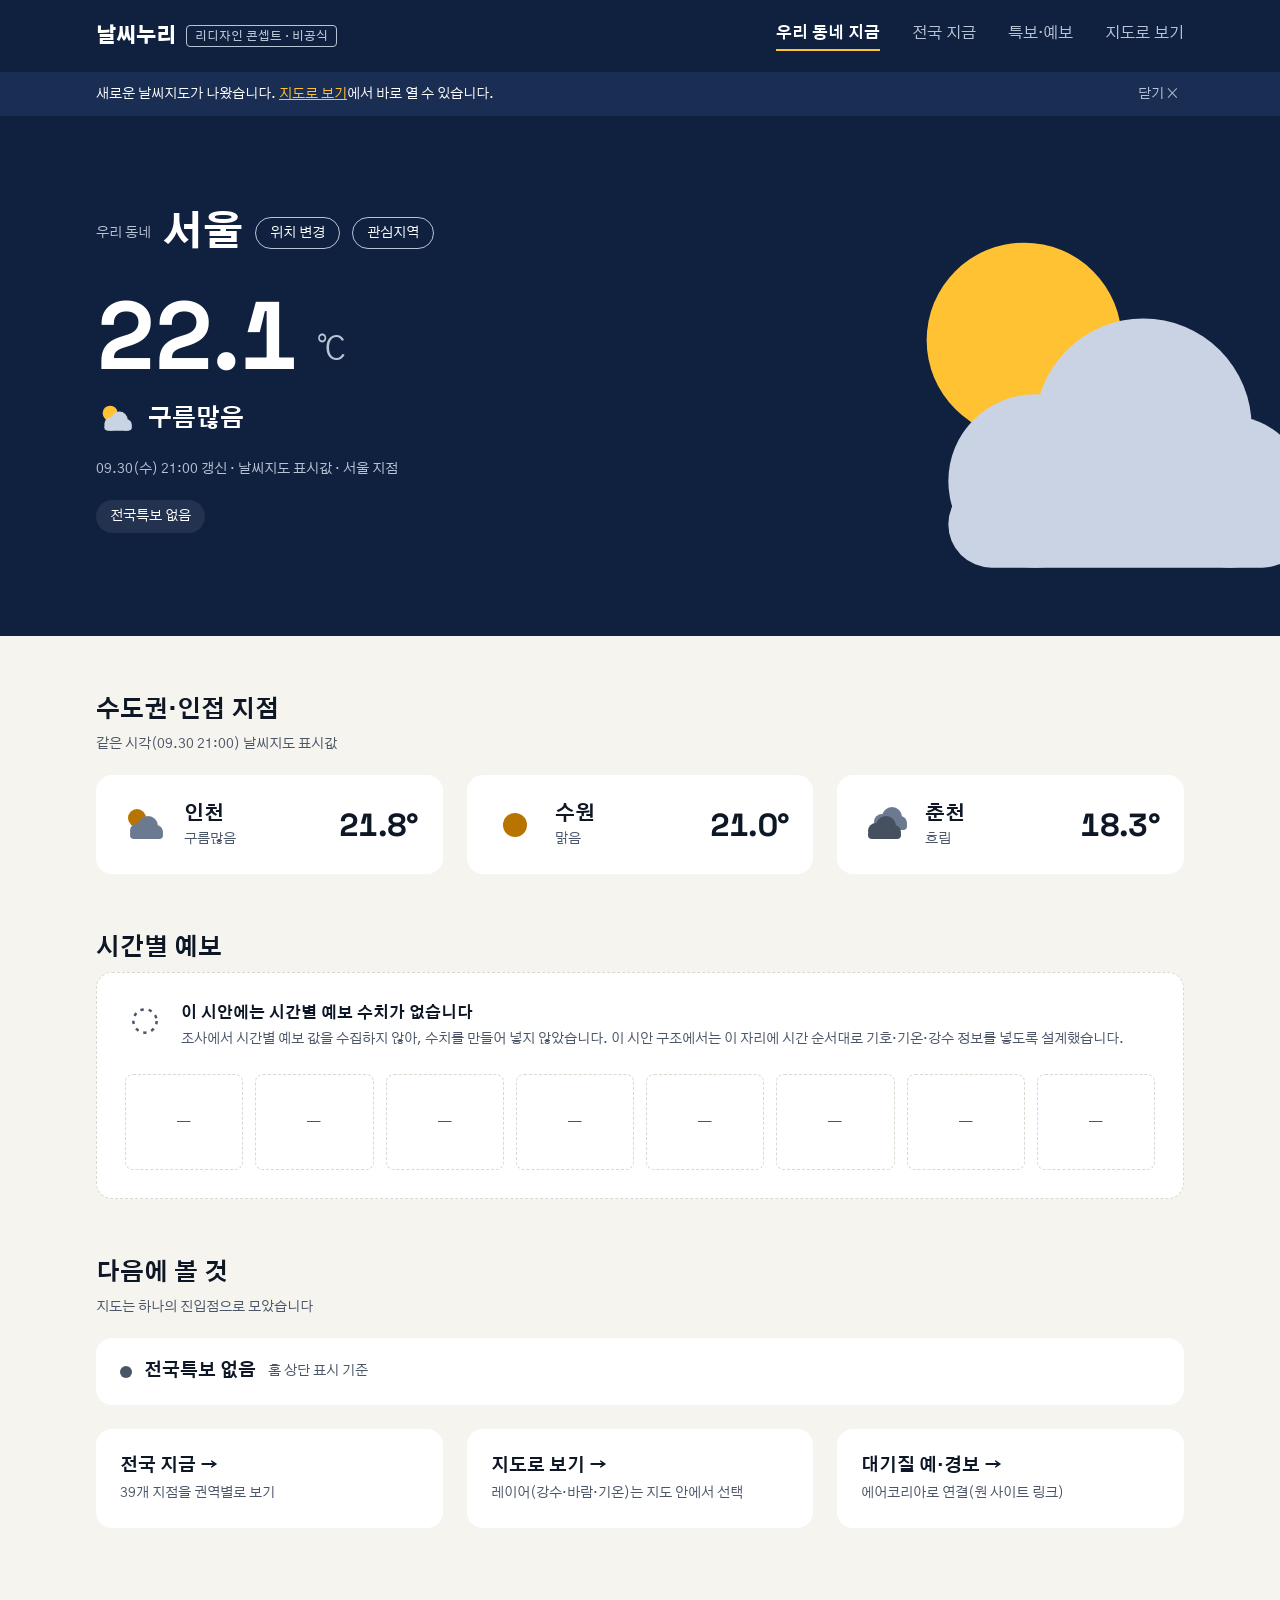
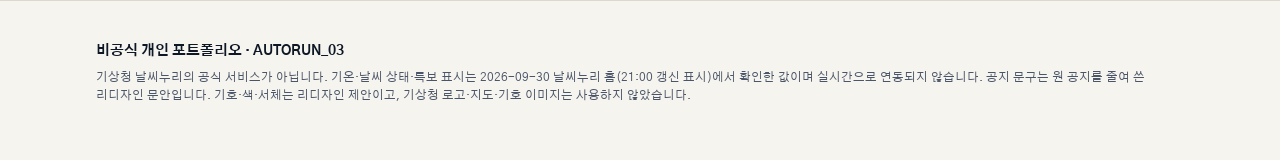
<file: experiments/autonomous-run-03/ui/pages/now.html>
<!doctype html>
<html lang="ko">
<head>
<meta charset="utf-8">
<meta name="viewport" content="width=device-width, initial-scale=1">
<title>우리 동네 지금 — 날씨누리 리디자인 콘셉트 (비공식)</title>
<link rel="stylesheet" href="../../design-system/tokens.css">
<style>
  :root { --g-sun: var(--glyph-sun); --g-cloud: var(--glyph-cloud); --g-overcast: var(--glyph-overcast); --g-rain: var(--glyph-rain); --g-nd: var(--ink-2); }
  .skip { position:absolute; left:-999px; } .skip:focus { left:16px; top:16px; background:#fff; padding:8px 12px; z-index:10; }
  .wrap { max-width: var(--page-max); margin: 0 auto; padding: 0 var(--gutter-d); }
  header.site { background: var(--sky-night); color: var(--on-night); }
  header.site .wrap { display:flex; align-items:center; justify-content:space-between; height:72px; }
  .brand { display:flex; align-items:center; gap:10px; font-weight:900; font-size:var(--fs-20); }
  .tag { font-size:var(--fs-12); font-weight:500; color:var(--on-night-2); border:1px solid var(--on-night-2); border-radius:4px; padding:1px 8px; }
  nav.menu { display:flex; gap:32px; font-size:var(--fs-16); }
  nav.menu a { color:var(--on-night-2); text-decoration:none; }
  nav.menu a[aria-current="page"] { color:var(--on-night); font-weight:700; border-bottom:2px solid var(--glyph-sun-night); padding-bottom:4px; }
  .notice { background:var(--sky-night-2); color:var(--on-night); font-size:var(--fs-14); }
  .notice .wrap { display:flex; align-items:center; justify-content:space-between; gap:16px; min-height:44px; }
  .notice a { color:var(--glyph-sun-night); }
  .notice button { background:none; border:0; color:var(--on-night-2); font:inherit; cursor:pointer; white-space:nowrap; flex:none; }
  .hero { position:relative; background: var(--sky-night); color: var(--on-night); overflow:hidden; --g-sun: var(--glyph-sun-night); --g-cloud: var(--glyph-cloud-night); }
  .hero .wrap { position:relative; display:grid; grid-template-columns: 1fr 1fr; align-items:center; min-height:520px; padding-top:48px; padding-bottom:64px; }
  .loc { display:flex; align-items:center; gap:12px; flex-wrap:wrap; }
  .loc .eyebrow { font-size:var(--fs-14); color:var(--on-night-2); }
  .loc h1 { margin:0; font-size:var(--fs-40); font-weight:800; }
  .pill { font-size:var(--fs-14); color:var(--on-night); border:1px solid var(--on-night-2); border-radius:999px; padding:6px 14px; background:none; font-family:inherit; }
  .temp { display:flex; align-items:flex-end; gap:20px; margin-top:28px; }
  .temp .deg { font-size:var(--fs-display); line-height:0.95; font-weight:700; }
  .temp .unit { font-size:var(--fs-32); color:var(--on-night-2); padding-bottom:10px; }
  .state { display:flex; align-items:center; gap:12px; margin-top:16px; font-size:var(--fs-24); font-weight:700; }
  .meta { margin-top:20px; font-size:var(--fs-14); color:var(--on-night-2); }
  .chips { display:flex; gap:8px; margin-top:20px; flex-wrap:wrap; }
  .chip { font-size:var(--fs-14); border-radius:999px; padding:6px 14px; background:rgba(255,255,255,0.08); color:var(--on-night); }
  .hero-glyph { position:absolute; right:-80px; top:40px; width:520px; height:520px; opacity:1; }
  main section { padding: 56px 0 0; }
  h2 { font-size:var(--fs-24); margin:0 0 6px; }
  .sub { font-size:var(--fs-14); color:var(--ink-2); margin:0 0 20px; }
  .cards { display:grid; grid-template-columns: repeat(3, 1fr); gap:24px; }
  .station-card { background:var(--card); border-radius:var(--r-16); padding:24px; display:grid; grid-template-columns:48px 1fr auto; align-items:center; gap:16px; }
  .station-card .name { font-size:var(--fs-20); font-weight:700; }
  .station-card .st { font-size:var(--fs-14); color:var(--ink-2); }
  .station-card .t { font-size:var(--fs-32); font-weight:700; }
  .empty { background:var(--card); border-radius:var(--r-16); padding:28px; border:1px dashed var(--line); }
  .empty-head { display:flex; gap:16px; align-items:flex-start; }
  .empty-head p { margin:4px 0 0; color:var(--ink-2); font-size:var(--fs-14); }
  .slots { display:grid; grid-template-columns: repeat(8, 1fr); gap:12px; margin-top:24px; }
  .slot { height:96px; border-radius:var(--r-8); border:1px dashed var(--line); display:flex; align-items:center; justify-content:center; color:var(--ink-2); font-size:var(--fs-14); }
  .links { display:grid; grid-template-columns: repeat(3, 1fr); gap:24px; }
  .link-card { background:var(--card); border-radius:var(--r-16); padding:24px; text-decoration:none; color:var(--ink); display:block; }
  .link-card strong { display:block; font-size:var(--fs-18); }
  .link-card span { font-size:var(--fs-14); color:var(--ink-2); }
  .alert { display:flex; align-items:center; gap:12px; background:var(--card); border-radius:var(--r-16); padding:20px 24px; font-size:var(--fs-16); margin-bottom:24px; }
  .alert b { font-size:var(--fs-18); }
  .status-dot { width:12px; height:12px; border-radius:50%; background:var(--ink-2); flex:none; }
  footer.site { margin-top:72px; padding:40px 0 56px; border-top:1px solid var(--line); font-size:var(--fs-12); color:var(--ink-2); }
  footer.site strong { display:block; font-size:var(--fs-14); color:var(--ink); margin-bottom:6px; }
  @media (max-width: 600px) {
    .wrap { padding: 0 var(--gutter-m); }
    header.site .wrap { height:56px; }
    nav.menu { display:none; }
    .menu-btn { display:inline-block !important; }
    .notice .wrap { min-height:40px; font-size:var(--fs-12); }
    .hero .wrap { grid-template-columns: 1fr; min-height:0; padding-top:24px; padding-bottom:32px; }
    .loc h1 { font-size:var(--fs-32); }
    .temp .deg { font-size:var(--fs-display-m); }
    .temp .unit { font-size:var(--fs-24); padding-bottom:6px; }
    .state { font-size:var(--fs-20); }
    .hero-glyph { width:140px; height:140px; right:-30px; top:120px; }
    main section { padding-top:32px; }
    .cards, .links { grid-template-columns: 1fr; gap:12px; }
    .station-card { padding:16px 18px; grid-template-columns:36px 1fr auto; }
    .station-card .t { font-size:var(--fs-24); }
    .slots { grid-template-columns: repeat(4, 1fr); gap:8px; }
    .slot { height:64px; }
    footer.site { margin-top:48px; }
  }
</style>
</head>
<body>
<svg width="0" height="0" style="position:absolute" aria-hidden="true">
  <symbol id="cloud" viewBox="0 0 24 24"><circle cx="9" cy="15" r="4"/><circle cx="14" cy="12.5" r="5"/><circle cx="18" cy="15.5" r="3.5"/><rect x="5" y="15" width="16.5" height="4" rx="2"/></symbol>
  <symbol id="g-clear" viewBox="0 0 24 24"><circle cx="12" cy="12" r="6" style="fill:var(--g-sun)"/></symbol>
  <symbol id="g-partly" viewBox="0 0 24 24"><circle cx="8.5" cy="8.5" r="4.5" style="fill:var(--g-sun)"/><use href="#cloud" style="fill:var(--g-cloud)"/></symbol>
  <symbol id="g-overcast" viewBox="0 0 24 24"><use href="#cloud" transform="translate(1.5 -4.5)" style="fill:var(--g-cloud)"/><use href="#cloud" transform="translate(-1.5 0)" style="fill:var(--g-overcast)"/></symbol>
  <symbol id="g-rain-light" viewBox="0 0 24 24"><use href="#cloud" transform="translate(0 -3)" style="fill:var(--g-overcast)"/><path d="M9 19 l-1 3 M14 19 l-1 3" style="stroke:var(--g-rain)" stroke-width="2" stroke-linecap="round"/></symbol>
  <symbol id="g-nodata" viewBox="0 0 24 24"><circle cx="12" cy="12" r="7" fill="none" style="stroke:var(--g-nd)" stroke-width="1.5" stroke-dasharray="2 3"/></symbol>
</svg>
<a class="skip" href="#main">본문 바로가기</a>
<header class="site">
  <div class="wrap">
    <div class="brand">날씨누리 <span class="tag">리디자인 콘셉트 · 비공식</span></div>
    <nav class="menu" aria-label="주 메뉴">
      <a href="now.html" aria-current="page">우리 동네 지금</a>
      <a href="nation.html">전국 지금</a>
      <a href="#">특보·예보</a>
      <a href="#">지도로 보기</a>
    </nav>
    <button class="pill menu-btn" style="display:none">메뉴</button>
  </div>
</header>
<div class="notice" role="note">
  <div class="wrap"><span>새로운 날씨지도가 나왔습니다. <a href="#">지도로 보기</a>에서 바로 열 수 있습니다.</span><button aria-label="공지 닫기">닫기 ✕</button></div>
</div>
<main id="main">
  <div class="hero">
    <div class="wrap">
      <div>
        <div class="loc">
          <span class="eyebrow">우리 동네</span>
          <h1>서울</h1>
          <button class="pill">위치 변경</button>
          <button class="pill">관심지역</button>
        </div>
        <div class="temp"><span class="deg num">22.1</span><span class="unit">℃</span></div>
        <div class="state"><svg class="glyph" width="40" height="40" aria-hidden="true"><use href="#g-partly"/></svg>구름많음</div>
        <p class="meta">09.30(수) 21:00 갱신 · 날씨지도 표시값 · 서울 지점</p>
        <div class="chips"><span class="chip">전국특보 없음</span></div>
      </div>
    </div>
    <svg class="hero-glyph" viewBox="0 0 24 24" aria-hidden="true"><use href="#g-partly"/></svg>
  </div>
  <div class="wrap">
    <section aria-labelledby="near">
      <h2 id="near">수도권·인접 지점</h2>
      <p class="sub">같은 시각(09.30 21:00) 날씨지도 표시값</p>
      <div class="cards">
        <div class="station-card"><svg class="glyph" width="48" height="48" aria-hidden="true"><use href="#g-partly"/></svg><div><div class="name">인천</div><div class="st">구름많음</div></div><div class="t num">21.8°</div></div>
        <div class="station-card"><svg class="glyph" width="48" height="48" aria-hidden="true"><use href="#g-clear"/></svg><div><div class="name">수원</div><div class="st">맑음</div></div><div class="t num">21.0°</div></div>
        <div class="station-card"><svg class="glyph" width="48" height="48" aria-hidden="true"><use href="#g-overcast"/></svg><div><div class="name">춘천</div><div class="st">흐림</div></div><div class="t num">18.3°</div></div>
      </div>
    </section>
    <section aria-labelledby="hourly">
      <h2 id="hourly">시간별 예보</h2>
      <div class="empty">
        <div class="empty-head">
          <svg class="glyph" width="40" height="40" aria-hidden="true"><use href="#g-nodata"/></svg>
          <div><strong>이 시안에는 시간별 예보 수치가 없습니다</strong><p>조사에서 시간별 예보 값을 수집하지 않아, 수치를 만들어 넣지 않았습니다. 이 시안 구조에서는 이 자리에 시간 순서대로 기호·기온·강수 정보를 넣도록 설계했습니다.</p></div>
        </div>
        <div class="slots" aria-hidden="true"><div class="slot">—</div><div class="slot">—</div><div class="slot">—</div><div class="slot">—</div><div class="slot">—</div><div class="slot">—</div><div class="slot">—</div><div class="slot">—</div></div>
      </div>
    </section>
    <section aria-labelledby="next">
      <h2 id="next">다음에 볼 것</h2>
      <p class="sub">지도는 하나의 진입점으로 모았습니다</p>
      <div class="alert"><span class="status-dot" aria-hidden="true"></span><b>전국특보 없음</b><span class="sub" style="margin:0">홈 상단 표시 기준</span></div>
      <div class="links">
        <a class="link-card" href="nation.html"><strong>전국 지금 →</strong><span>39개 지점을 권역별로 보기</span></a>
        <a class="link-card" href="#"><strong>지도로 보기 →</strong><span>레이어(강수·바람·기온)는 지도 안에서 선택</span></a>
        <a class="link-card" href="#"><strong>대기질 예·경보 →</strong><span>에어코리아로 연결(원 사이트 링크)</span></a>
      </div>
    </section>
  </div>
</main>
<footer class="site"><div class="wrap"><strong>비공식 개인 포트폴리오 · AUTORUN_03</strong>기상청 날씨누리의 공식 서비스가 아닙니다. 기온·날씨 상태·특보 표시는 2026-09-30 날씨누리 홈(21:00 갱신 표시)에서 확인한 값이며 실시간으로 연동되지 않습니다. 공지 문구는 원 공지를 줄여 쓴 리디자인 문안입니다. 기호·색·서체는 리디자인 제안이고, 기상청 로고·지도·기호 이미지는 사용하지 않았습니다.</div></footer>
</body>
</html>
</file>
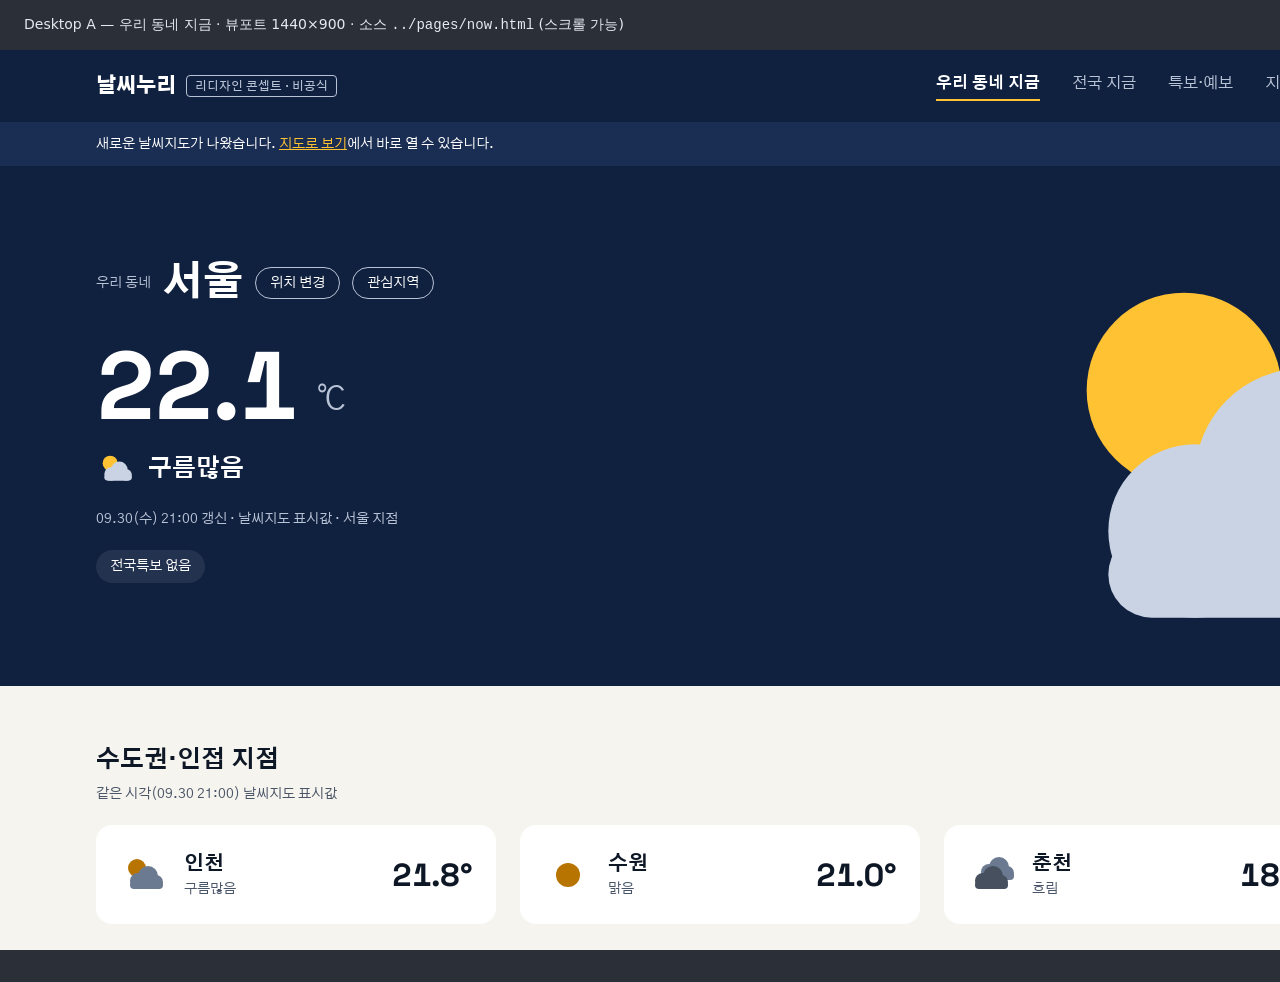
<file: experiments/autonomous-run-03/ui/screens/desktop-a-now.html>
<!doctype html>
<html lang="ko"><head><meta charset="utf-8"><title>Desktop A · 우리 동네 지금 (1440)</title>
<style>body{margin:0;background:#2A2F38;font-family:system-ui,sans-serif;color:#E6E9EE}header{padding:16px 24px;font-size:14px}iframe{display:block;margin:0 auto 32px;width:1440px;height:900px;border:0;background:#fff}</style></head>
<body><header>Desktop A — 우리 동네 지금 · 뷰포트 1440×900 · 소스 <code>../pages/now.html</code> (스크롤 가능)</header>
<iframe src="../pages/now.html" title="Desktop A 우리 동네 지금"></iframe></body></html>
</file>
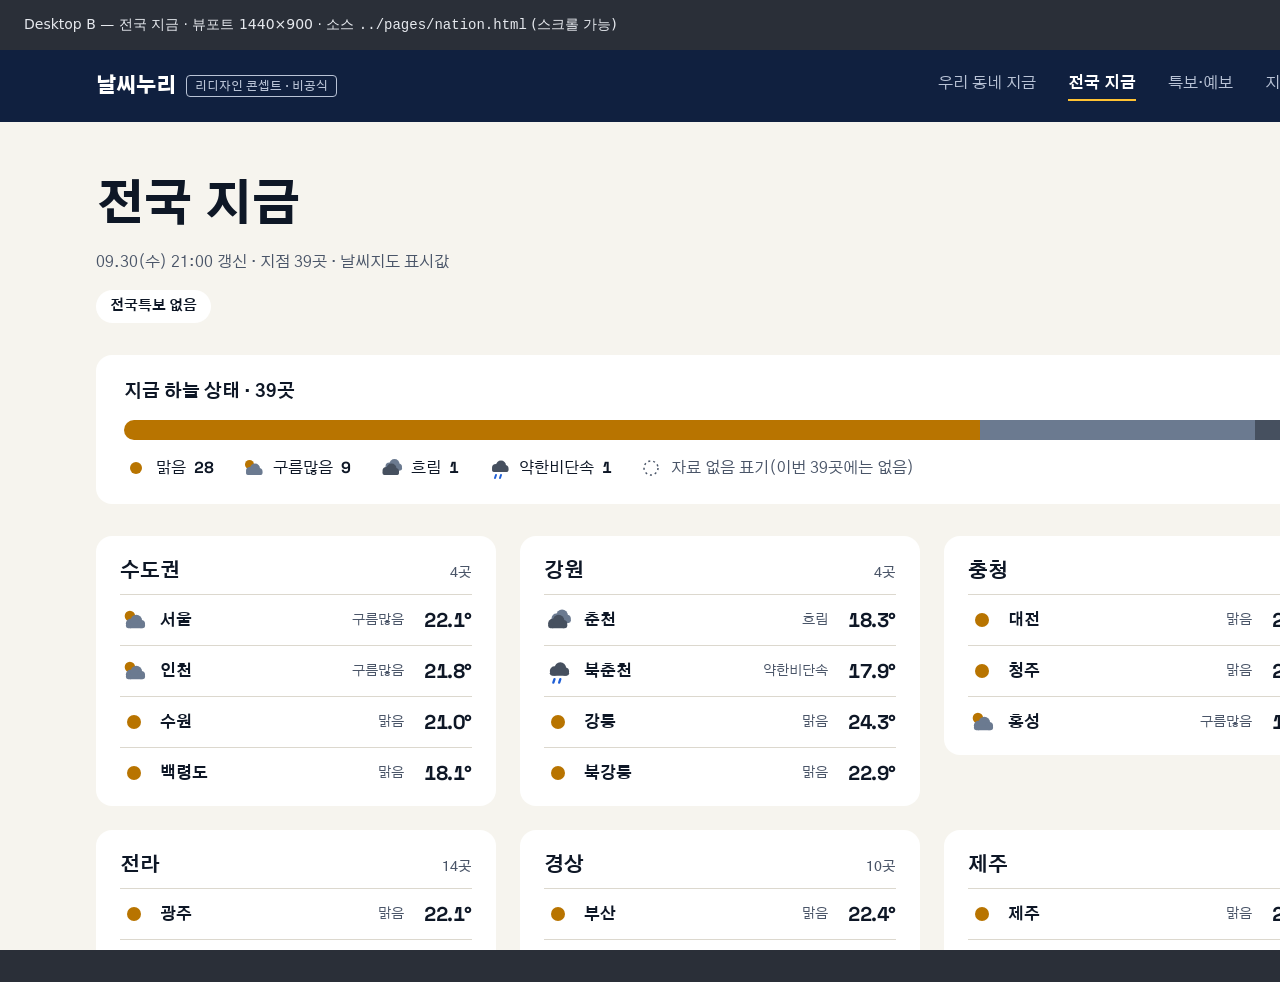
<file: experiments/autonomous-run-03/ui/screens/desktop-b-nation.html>
<!doctype html>
<html lang="ko"><head><meta charset="utf-8"><title>Desktop B · 전국 지금 (1440)</title>
<style>body{margin:0;background:#2A2F38;font-family:system-ui,sans-serif;color:#E6E9EE}header{padding:16px 24px;font-size:14px}iframe{display:block;margin:0 auto 32px;width:1440px;height:900px;border:0;background:#fff}</style></head>
<body><header>Desktop B — 전국 지금 · 뷰포트 1440×900 · 소스 <code>../pages/nation.html</code> (스크롤 가능)</header>
<iframe src="../pages/nation.html" title="Desktop B 전국 지금"></iframe></body></html>
</file>
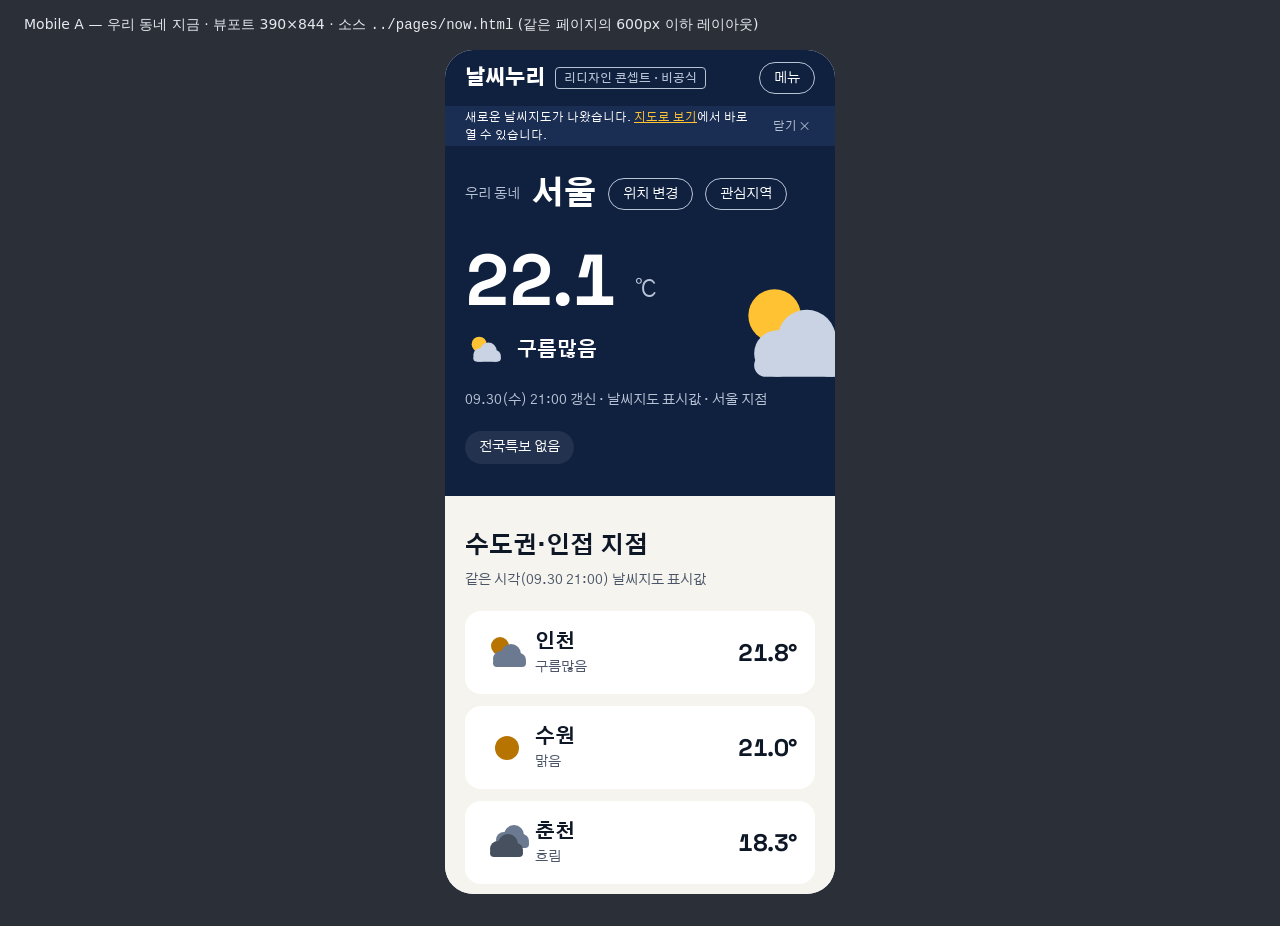
<file: experiments/autonomous-run-03/ui/screens/mobile-a-now.html>
<!doctype html>
<html lang="ko"><head><meta charset="utf-8"><title>Mobile A · 우리 동네 지금 (390)</title>
<style>body{margin:0;background:#2A2F38;font-family:system-ui,sans-serif;color:#E6E9EE}header{padding:16px 24px;font-size:14px}iframe{display:block;margin:0 auto 32px;width:390px;height:844px;border:0;border-radius:28px;background:#fff}</style></head>
<body><header>Mobile A — 우리 동네 지금 · 뷰포트 390×844 · 소스 <code>../pages/now.html</code> (같은 페이지의 600px 이하 레이아웃)</header>
<iframe src="../pages/now.html" title="Mobile A 우리 동네 지금"></iframe></body></html>
</file>
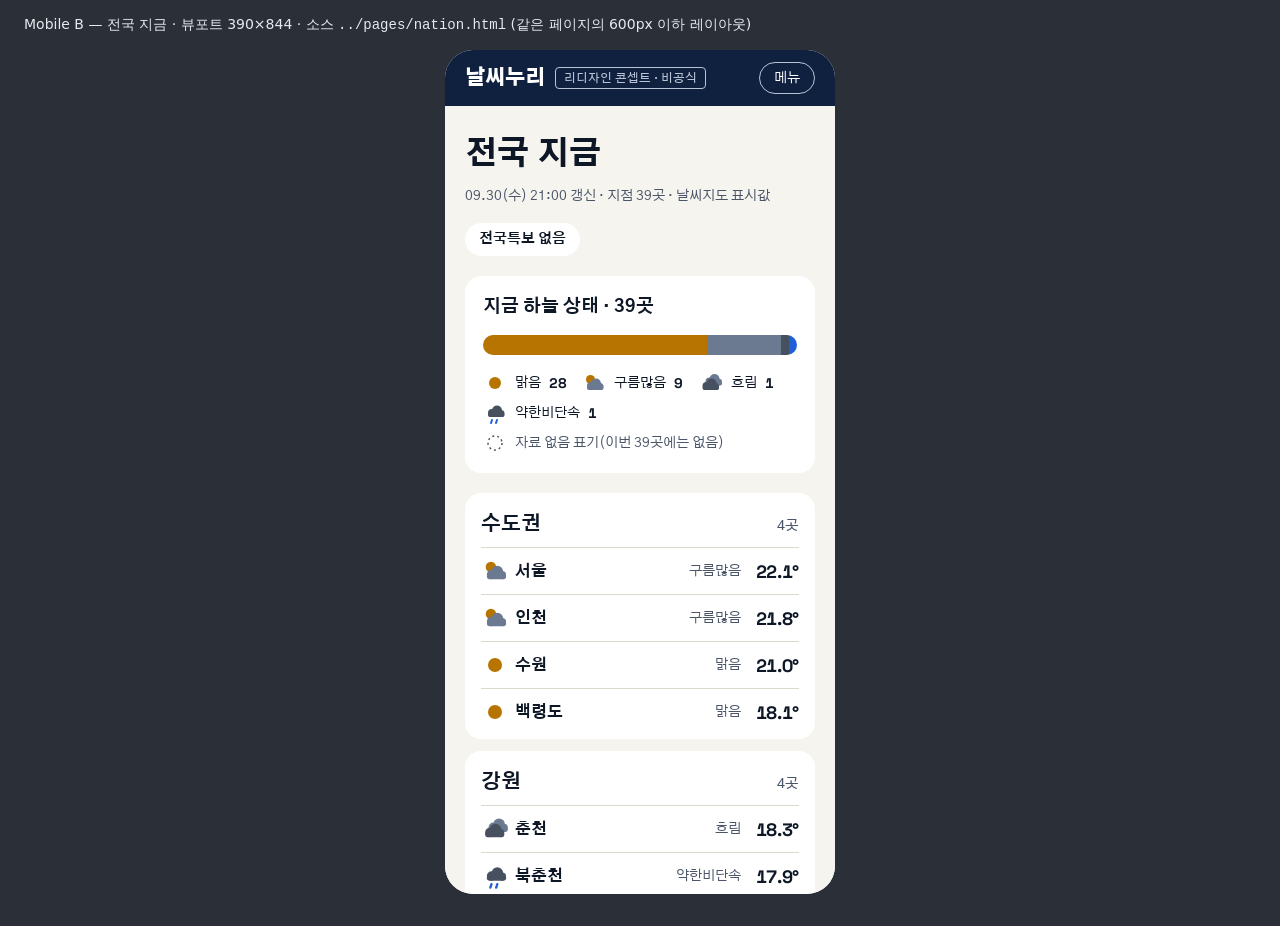
<file: experiments/autonomous-run-03/ui/screens/mobile-b-nation.html>
<!doctype html>
<html lang="ko"><head><meta charset="utf-8"><title>Mobile B · 전국 지금 (390)</title>
<style>body{margin:0;background:#2A2F38;font-family:system-ui,sans-serif;color:#E6E9EE}header{padding:16px 24px;font-size:14px}iframe{display:block;margin:0 auto 32px;width:390px;height:844px;border:0;border-radius:28px;background:#fff}</style></head>
<body><header>Mobile B — 전국 지금 · 뷰포트 390×844 · 소스 <code>../pages/nation.html</code> (같은 페이지의 600px 이하 레이아웃)</header>
<iframe src="../pages/nation.html" title="Mobile B 전국 지금"></iframe></body></html>
</file>
<file: docs/css/tokens.css>
/* Design Tokens — 코드에서 쓰는 디자인 값의 유일한 원본.
   design-source/extracted-tokens.json(Figma에서 읽은 값)에서 SITE SCAFFOLD 때 옮겼다.

   단위 규칙
   - 크기·간격·자간 Token은 단위 없는 숫자다. 뜻은 "Figma 화면(1920 폭)에서의 px"이다.
   - 쓸 때 --px 를 곱한다:  font-size: calc(var(--text-cover-title-size) * var(--px));
   - --px 는 "디자인 1px이 지금 화면에서 차지하는 길이"다. 1920 이상에서는 정확히 1px이고,
     더 좁은 화면에서는 Section이 정한 비율로 줄어든다(layout.css, components.css에서 재정의).
   - 작은 글자(16 이하)는 줄이지 않는다. 그런 곳은 --px 대신 1px을 곱한다.
   - 색, 굵기, 줄 높이 배수(-leading)는 그대로 쓴다. -leading-px 는 --px 를 곱해 쓴다.
*/

:root {
  --px: calc(min(100vw, 1920px) / 1920);

  /* Color */
  --color-cover-base: #11100d;
  --color-cover-text: #111111;
  --color-cover-name: #222222;
  --color-cover-caption: #555555;
  --color-contents-title: #131313;
  --color-contents-project: #141414;
  --color-contents-label: #575757;
  --color-contents-sub: #5b5b5b;
  --color-contents-number: #666666;
  --color-contents-rule: rgba(38,38,38,0.25);
  --color-profile-page: rgb(15,15,17);
  --color-profile-card: #141416;
  --color-profile-card-border: rgba(255,255,255,0.05);
  --color-profile-photo-bg: #1e1e1e;
  --color-profile-heading: #f8f5ec;
  --color-profile-body: #d4d4d4;
  --color-profile-date: #cfcfcf;
  --color-profile-muted: #888888;
  --color-profile-divider: rgba(255,255,255,0.1);
  --color-profile-dot: rgba(255,255,255,0.2);
  --color-tool-card-bg: #1b1b1d;
  --color-tool-card-border: rgba(79,79,84,0.65);
  --color-tool-card-symbol: #ebe8db;
  --color-tool-card-label: #adadad;
  --color-cover-paper: #e3e1df;
  --color-cover-band: #272727;

  /* Typography */
  --font-display: "Outfit", "Helvetica Neue", Arial, sans-serif;
  --font-script: "Allura", cursive;
  --font-serif: "Cormorant Garamond", Georgia, serif;
  --font-kr-heading: "Noto Sans KR", "Apple SD Gothic Neo", "Malgun Gothic", sans-serif;
  --font-kr-body: "Pretendard", "Apple SD Gothic Neo", "Malgun Gothic", sans-serif;
  --text-cover-title-size: 240;
  --text-cover-title-weight: 400;
  --text-cover-title-leading-px: 160;
  --text-cover-title-tracking: 3;
  --text-cover-script-size: 62;
  --text-cover-script-weight: 400;
  --text-cover-script-leading: normal;
  --text-cover-script-tracking: 0;
  --text-cover-name-size: 42;
  --text-cover-name-weight: 500;
  --text-cover-name-leading: normal;
  --text-cover-name-tracking: 0.72;
  --text-cover-caption-size: 14;
  --text-cover-caption-weight: 400;
  --text-cover-caption-leading: 1.5;
  --text-cover-caption-tracking: 4.2;
  --text-cover-year-size: 14;
  --text-cover-year-weight: 300;
  --text-cover-year-leading: normal;
  --text-cover-year-tracking: 1.4;
  --text-cover-contact-size: 14;
  --text-cover-contact-weight: 300;
  --text-cover-contact-leading-px: 25.2;
  --text-cover-contact-tracking: 0.84;
  --text-contents-title-size: 108;
  --text-contents-title-weight: 400;
  --text-contents-title-leading: normal;
  --text-contents-title-tracking: 5.4;
  --text-contents-eyebrow-size: 18;
  --text-contents-eyebrow-weight: 500;
  --text-contents-eyebrow-leading: 1.35;
  --text-contents-eyebrow-leading-px: 24;
  --text-contents-eyebrow-tracking: 0.9;
  --text-contents-project-size: 42;
  --text-contents-project-weight: 400;
  --text-contents-project-leading: 1.35;
  --text-contents-project-leading-px: 57;
  --text-contents-project-tracking: 0;
  --text-contents-number-size: 16;
  --text-contents-number-weight: 400;
  --text-contents-number-leading: 1.35;
  --text-contents-number-leading-px: 22;
  --text-contents-number-tracking: 1.28;
  --text-contents-item-size: 16;
  --text-contents-item-weight: 400;
  --text-contents-item-leading: 1.35;
  --text-contents-item-leading-px: 22;
  --text-contents-item-tracking: 1.28;
  --text-contents-caption-size: 14;
  --text-contents-caption-weight: 400;
  --text-contents-caption-leading: 1.35;
  --text-contents-caption-leading-px: 19;
  --text-contents-caption-tracking: 1.4;
  --text-profile-name-size: 48;
  --text-profile-name-weight: 700;
  --text-profile-name-leading-px: 58;
  --text-profile-name-tracking: -0.72;
  --text-profile-birth-size: 16;
  --text-profile-birth-weight: 300;
  --text-profile-birth-leading-px: 24;
  --text-profile-birth-tracking: 1.6;
  --text-profile-contact-label-size: 16;
  --text-profile-contact-label-weight: 500;
  --text-profile-contact-label-leading-px: 24;
  --text-profile-contact-label-tracking: 0;
  --text-profile-contact-size: 16;
  --text-profile-contact-weight: 400;
  --text-profile-contact-leading-px: 24;
  --text-profile-contact-tracking: 0.8;
  --text-profile-intro-size: 20;
  --text-profile-intro-weight: 400;
  --text-profile-intro-leading-px: 31;
  --text-profile-intro-tracking: 0;
  --text-profile-heading-size: 42;
  --text-profile-heading-weight: 400;
  --text-profile-heading-leading-px: 46;
  --text-profile-heading-tracking: 0;
  --text-profile-date-size: 16;
  --text-profile-date-weight: 400;
  --text-profile-date-leading-px: 24;
  --text-profile-date-tracking: 0;
  --text-profile-item-size: 16;
  --text-profile-item-weight: 700;
  --text-profile-item-leading-px: 24;
  --text-profile-item-tracking: 0;
  --text-profile-item-sub-size: 16;
  --text-profile-item-sub-weight: 400;
  --text-profile-item-sub-leading-px: 25;
  --text-profile-item-sub-tracking: 0;
  --text-tool-symbol-size: 24;
  --text-tool-symbol-weight: 600;
  --text-tool-symbol-leading-px: 30;
  --text-tool-symbol-tracking: 0;
  --text-tool-label-size: 14;
  --text-tool-label-weight: 400;
  --text-tool-label-leading-px: 20;
  --text-tool-label-tracking: 0;

  /* Layout */
  --layout-frame-width: 1920;
  --layout-slide-height: 1080;
  --layout-cover-inner-height: 950;
  --layout-cover-padding-left: 180;
  --layout-cover-padding-right: 100;
  --layout-cover-title-block-height: 500;
  --layout-contents-inner-width: 1620;
  --layout-contents-inner-height: 850;
  --layout-contents-left-width: 500;
  --layout-contents-right-width: 1040;
  --layout-contents-index-column-width: 230;
  --layout-contents-project-row-height: 100;
  --layout-profile-page-padding-block: 65;
  --layout-profile-page-padding-inline: 160;
  --layout-profile-card-width: 1600;
  --layout-profile-card-height: 950;
  --layout-profile-card-padding-top: 157;
  --layout-profile-card-padding-right: 97;
  --layout-profile-card-padding-bottom: 35;
  --layout-profile-card-padding-left: 129;
  --layout-profile-aside-width: 320;
  --layout-profile-photo-width: 320;
  --layout-profile-photo-height: 400;
  --layout-profile-date-column-width: 154;
  --layout-tool-card-size: 76;
  --layout-profile-contact-label-width: 20;
  --layout-case-study-aidora-width: 1600;
  --layout-cover-band-width: 74;
  --layout-cover-band-tab-width: 107;
  --layout-cover-band-tab-top: 102;
  --layout-cover-band-tab-flat-top: 40;
  --layout-cover-band-tab-flat-bottom: 60;
  --layout-cover-band-tab-bottom: 122;
  --layout-cover-frame-margin: 65;

  /* Space */
  --space-cover-stack-gap: 16;
  --space-cover-script-bottom: 54;
  --space-cover-name-top: 29;
  --space-contents-columns-gap: 80;
  --space-contents-heading-gap: 28;
  --space-contents-groups-gap: 44;
  --space-contents-group-gap: 28;
  --space-contents-title-gap: 28;
  --space-contents-index-gap: 20;
  --space-contents-item-gap: 12;
  --space-contents-number-top: 10;
  --space-profile-columns-gap: 124;
  --space-profile-aside-gap: 36;
  --space-profile-info-gap: 28;
  --space-profile-name-gap: 10;
  --space-profile-contact-gap: 14;
  --space-profile-contact-label-gap: 16;
  --space-profile-intro-to-body: 160;
  --space-profile-rows-gap: 24;
  --space-profile-row-columns-gap: 80;
  --space-profile-block-gap: 28;
  --space-profile-list-gap: 22;
  --space-profile-item-gap: 24;
  --space-profile-item-inner-gap: 2;
  --space-tool-cards-gap: 8;
  --space-tool-card-inner-gap: 2;
  --space-character-gap-row: 12;
  --space-character-gap-column: 16;

  /* Shape */
  --radius-profile-card: 16;
  --radius-profile-photo: 8;
  --radius-tool-card: 8;
  --shadow-profile-card: 0 25px 25px rgba(0, 0, 0, 0.25);
  --border-hairline: 1;
  --size-cover-year-rule-width: 30;
  --size-cover-year-rule-height: 1;
  --size-character-dot: 4;

  /* Responsive Adaptation — Figma에 없다(Desktop 1920 디자인만 있음).
     좁은 화면에서 Cover 구성을 유지하기 위한 구현 판단값이다.
     근거: design-source/implementation-spec.md "Responsive Strategy" */
  --sheet-scale-base-mobile: 1130;   /* 화면 폭을 이 숫자로 나눈 값이 --px. 왼쪽 140 + 제목 930 + 오른쪽 60 */
  --sheet-scale-base-tablet: 1175;   /* 왼쪽 165 + 제목 930 + 오른쪽 80 */
  --layout-sheet-padding-left-mobile: 140;
  --layout-sheet-padding-right-mobile: 60;
  --layout-sheet-padding-left-tablet: 165;
  --layout-sheet-padding-right-tablet: 80;
  --text-small-size-mobile: 12;      /* 14px 대문자 Label이 390 폭에서 한 줄에 들어가도록 */
  --text-small-tracking-mobile: 3;
  --text-cover-script-size-min: 30;  /* 필기체와 이름이 읽히는 최소 크기(px) */
  --text-cover-name-size-min: 20;
  --text-cover-stack-gap-min: 10;
  --text-cover-title-leading-px-mobile: 220;

  /* Profile — 1440 미만에서 쓰는 값(px). 1440 이상은 Figma 구성을 화면 폭에 비례해 쓴다 */
  --layout-profile-page-padding-mobile: 16;
  --layout-profile-page-padding-tablet: 32;
  --layout-profile-card-padding-mobile: 24;
  --layout-profile-card-padding-tablet: 48;
  --layout-profile-photo-width-compact: 240;
  --layout-profile-group-min-width: 330;   /* 묶음(Experience 등) 한 칸의 최소 폭. 이보다 좁아지면 한 줄에 하나씩 */
  --space-profile-stack-gap-compact: 48;
  --space-profile-groups-gap-compact: 40;  /* 390 폭: 제목 묶음 높이를 고정하지 않고 줄 높이로 간격을 만든다 */

  /* Contents — 1440 미만에서 쓰는 값(px). 1440 이상은 Figma 구성을 화면 폭에 비례해 쓴다 */
  --text-contents-title-size-mobile: 64;   /* 필기체 제목이 390 폭에 들어가는 크기 */
  --space-contents-block-compact: 56;      /* Sheet 위아래 여백 */
  --space-contents-stack-gap-compact: 40;  /* 제목 묶음과 Project 목록 사이 */
  --space-contents-head-padding-compact: 16;
  --space-contents-head-row-gap-compact: 4;
  --space-contents-index-row-gap-compact: 24;

  /* Motion — Figma에 없다. Loading → Folder가 책상에 놓임 → Cover 글자 등장(사용자 지정 Interaction).
     근거: design-source/implementation-spec.md "Cover Entry Motion" */
  --color-stage: #3a3836;            /* 책상. Folder가 들어오는 동안 가장자리에서 보이는 따뜻한 짙은 회색. 띠(#272727)보다 밝아 Folder 외곽과 그림자가 보인다 */
  --duration-loader-out: 200ms;      /* Loading 글자·선이 사라지는 시간 */
  --delay-folder: 60ms;              /* Loading이 사라지는 도중에 Folder가 다가오기 시작한다(빈 책상만 보이는 틈을 없앤다) */
  --duration-folder: 790ms;          /* approach 약 580ms + landing 약 100ms + settle 약 110ms (layout.css folder-land의 73% / 86%) */
  --ease-folder-approach: cubic-bezier(0.33, 0.45, 0.4, 1);   /* 이동이 눈에 보이게 고르게 오다가 책상 가까이에서 느려진다 */
  --ease-folder-landing: cubic-bezier(0.3, 0, 0.6, 1);
  --ease-folder-settle: cubic-bezier(0.3, 0, 0.3, 1);
  --folder-start-x: 22vw;            /* 시작: 오른쪽 위 멀리, 기울고 작다 */
  --folder-start-y: -14vh;
  --folder-start-rotate: 3deg;
  --folder-start-scale: 0.9;
  --folder-landing-x: -4px;          /* 닿는 순간: 제자리를 아주 조금 지나친다 */
  --folder-landing-y: 6px;
  --folder-landing-rotate: -0.3deg;
  --folder-landing-scale: 1.003;
  --shadow-folder-floating: 0 70px 130px rgba(0, 0, 0, 0.36);   /* 떠 있을 때: 넓고 흐리다 */
  --shadow-folder-near: 0 16px 34px rgba(0, 0, 0, 0.42);        /* 책상 바로 위 */
  --shadow-folder-landing: 0 5px 12px rgba(0, 0, 0, 0.5);       /* 닿았을 때: 짧고 가깝다 */
  --shadow-folder-settled: 0 2px 8px rgba(0, 0, 0, 0.3);
  --delay-reveal: 740ms;             /* Folder가 자리 잡는 마지막 구간에서 글자가 나타나기 시작한다 */
  --duration-reveal: 600ms;
  --stagger-reveal: 90ms;
  --ease-out: cubic-bezier(0.22, 1, 0.36, 1);
  --distance-reveal: 14;

  /* Motion — Sheet 전환(Cover → Profile). Figma에 없다(사용자 지정 Interaction).
     근거: design-source/implementation-spec.md "Sheet Transition" */
  --duration-sheet-extract: 780ms;   /* lift 약 140ms(layout.css sheet-extract의 18%) + extract 약 640ms */
  --duration-sheet-return: 640ms;
  --ease-sheet-lift: cubic-bezier(0.2, 0.8, 0.3, 1);
  --ease-sheet-extract: cubic-bezier(0.5, 0, 0.2, 1);   /* 천천히 빼기 시작해서 옆에 내려놓듯 느려진다 */
  --sheet-lift-y: -8px;              /* 집어 든 높이 */
  --sheet-lift-scale: 1.003;
  --sheet-extract-x: 104vw;          /* 뒷장을 가리지 않으려면 화면 폭만큼은 비켜나야 한다 */
  --sheet-extract-y: -8vh;
  --sheet-extract-rotate: 2deg;
  --shadow-sheet-rest: 0 0 0 rgba(0, 0, 0, 0);
  --shadow-sheet-lifted: 0 18px 44px rgba(0, 0, 0, 0.42);   /* 뒷장 위에 떨어지는 그림자 */
}

/* 움직임을 줄이도록 설정한 환경: 이동을 없애고 전환을 즉시 끝낸다 */
@media (prefers-reduced-motion: reduce) {
  :root {
    --duration-loader-out: 1ms;
    --delay-folder: 0ms;
    --duration-folder: 160ms;
    --delay-reveal: 0ms;
    --duration-reveal: 180ms;
    --stagger-reveal: 0ms;
    --distance-reveal: 0;
    --duration-sheet-extract: 160ms;
    --duration-sheet-return: 160ms;
  }
}
</file>
<file: docs/css/base.css>
/* Base — Reset, Font, Element 기본값 */

/* Font: Self-hosted. 모두 SIL Open Font License 1.1 (assets/fonts/OFL-*.txt, 기록은 assets/manifest.jsonl) */
@font-face {
  font-family: "Outfit";
  src: url("../assets/fonts/Outfit-Light.ttf") format("truetype");
  font-weight: 300;
  font-style: normal;
  font-display: swap;
}

@font-face {
  font-family: "Outfit";
  src: url("../assets/fonts/Outfit-Regular.ttf") format("truetype");
  font-weight: 400;
  font-style: normal;
  font-display: swap;
}

@font-face {
  font-family: "Allura";
  src: url("../assets/fonts/Allura-Regular.ttf") format("truetype");
  font-weight: 400;
  font-style: normal;
  font-display: swap;
}

@font-face {
  font-family: "Cormorant Garamond";
  src: url("../assets/fonts/CormorantGaramond-Medium.woff2") format("woff2");
  font-weight: 500;
  font-style: normal;
  font-display: swap;
}

@font-face {
  font-family: "Outfit";
  src: url("../assets/fonts/Outfit-Medium.ttf") format("truetype");
  font-weight: 500;
  font-style: normal;
  font-display: swap;
}

@font-face {
  font-family: "Outfit";
  src: url("../assets/fonts/Outfit-SemiBold.ttf") format("truetype");
  font-weight: 600;
  font-style: normal;
  font-display: swap;
}

/* Pretendard: 공식 배포본의 한글 2,350자 Subset */
@font-face {
  font-family: "Pretendard";
  src: url("../assets/fonts/Pretendard-Regular.subset.woff2") format("woff2");
  font-weight: 400;
  font-style: normal;
  font-display: swap;
}

@font-face {
  font-family: "Pretendard";
  src: url("../assets/fonts/Pretendard-Bold.subset.woff2") format("woff2");
  font-weight: 700;
  font-style: normal;
  font-display: swap;
}

/* Noto Sans KR: Profile의 이름과 이메일에 쓰이는 글자만 담은 Subset(굵기 400–700 가변).
   이 서체로 쓰는 글자가 바뀌면 파일을 다시 받아야 한다(assets/manifest.jsonl 참고). */
@font-face {
  font-family: "Noto Sans KR";
  src: url("../assets/fonts/NotoSansKR-profile-subset.woff2") format("woff2");
  font-weight: 400 700;
  font-style: normal;
  font-display: swap;
}

*,
*::before,
*::after {
  box-sizing: border-box;
}

html {
  -webkit-text-size-adjust: 100%;
  text-size-adjust: 100%;
}

body {
  margin: 0;
  font-family: var(--font-display);
  color: var(--color-cover-text);
  background: var(--color-cover-paper);
  -webkit-font-smoothing: antialiased;
}

h1,
h2,
h3,
h4,
p,
ul,
ol,
address {
  margin: 0;
}

ul,
ol {
  padding: 0;
  list-style: none;
}

address {
  font-style: normal;
}

img {
  display: block;
  max-width: 100%;
  height: auto;
}

:focus-visible {
  outline: 2px solid currentColor;
  outline-offset: 3px;
}

.u-visually-hidden {
  position: absolute;
  width: 1px;
  height: 1px;
  overflow: hidden;
  clip-path: inset(50%);
  white-space: nowrap;
}
</file>
<file: docs/css/layout.css>
/* Layout — Page 골격 */

/* Portfolio의 물리적 구조
   portfolio-stage    책상. Folder가 들어오는 동안에만 가장자리에서 보인다.
     portfolio-folder 포트폴리오 파일 한 권. 띠(binding)와 종이가 한 물체로 함께 움직인다.
       binding        왼쪽의 검은 띠(가운데가 튀어나온 모양)
       sheet-stack    종이 묶음. 위에서부터 Cover, Profile, Contents 순으로 겹쳐 있다.
         sheet        종이 한 장. 위의 장을 꺼내면 아래 장이 드러난다.

   --px 는 화면 폭에 맞춰 Stage에서 정한다. 이 안의 모든 크기는 --px 를 곱해 쓴다. */
.portfolio-stage {
  --px: calc(100vw / var(--sheet-scale-base-mobile));
  --sheet-padding-left: calc(var(--layout-sheet-padding-left-mobile) * var(--px));
  --sheet-padding-right: calc(var(--layout-sheet-padding-right-mobile) * var(--px));
  --sheet-margin-block: calc(var(--layout-cover-frame-margin) * var(--px));
  --binding-width: calc(var(--layout-cover-band-tab-width) * var(--px));

  position: relative;
  min-height: 100vh;
  min-height: 100svh;
  background: var(--color-stage);
  overflow: hidden;
}

/* 종이 질감은 자체 제작한 반복 Tile이다(scripts/assets/make-paper-texture.py). 띠는 Tile에 없다. */
.portfolio-folder {
  position: relative;
  min-height: 100vh;
  min-height: 100svh;
  background: var(--color-cover-paper) url("../assets/paper-texture.webp") repeat 0 0;
  box-shadow: var(--shadow-folder-settled);
  overflow: hidden;
}

.binding {
  position: absolute;
  z-index: 2;
  top: 0;
  left: 0;
  width: var(--binding-width);
  height: 100vh;
  height: 100svh;
  background: var(--color-cover-band) url("../assets/paper-texture-dark.webp") repeat 0 0;
  clip-path: polygon(
    0 0,
    calc(var(--layout-cover-band-width) * var(--px)) 0,
    calc(var(--layout-cover-band-width) * var(--px)) calc(50% - var(--layout-cover-band-tab-top) * var(--px)),
    100% calc(50% - var(--layout-cover-band-tab-flat-top) * var(--px)),
    100% calc(50% + var(--layout-cover-band-tab-flat-bottom) * var(--px)),
    calc(var(--layout-cover-band-width) * var(--px)) calc(50% + var(--layout-cover-band-tab-bottom) * var(--px)),
    calc(var(--layout-cover-band-width) * var(--px)) 100%,
    0 100%
  );
}

.sheet-stack {
  position: relative;
  z-index: 1;
}

.sheet {
  position: relative;
}

/* ---------- Sheet 묶음 ----------
   main.js가 실행되면 <html>에 .is-sheets-ready 가 붙고, Sheet들이 같은 자리에 겹쳐진다(Folder는 화면 크기로 고정).
   앞 장이 뒷장을 가리고, 앞 장을 꺼내면 뒷장이 드러난다. 내용이 화면보다 긴 Sheet는 그 안에서 Scroll된다.
   main.js가 실행되지 않으면 Sheet들은 위에서 아래로 이어지는 보통 문서로 남는다. */

.is-sheets-ready .portfolio-stage,
.is-sheets-ready .portfolio-folder {
  height: 100vh;
  height: 100svh;
}

.is-sheets-ready .sheet-stack {
  position: absolute;
  inset: 0;
}

.is-sheets-ready .sheet {
  position: absolute;
  inset: 0;
  overflow-x: hidden;
  overflow-y: auto;
  overscroll-behavior: contain;
}

/* Sheet는 Tab 순서에 없고, 전환 뒤 방향키 Scroll을 위해서만 Focus를 받는다.
   화면 전체를 두르는 Focus 선은 뜻이 없고 Sheet를 꺼낼 때 테두리처럼 보이므로 그리지 않는다. */
.sheet:focus {
  outline: none;
}

/* 문서에서 앞에 있는 Sheet가 위에 놓인다. Sheet가 늘면 여기에 순서를 더한다. */
.is-sheets-ready .sheet:nth-child(1) { z-index: 3; }
.is-sheets-ready .sheet:nth-child(2) { z-index: 2; }
.is-sheets-ready .sheet:nth-child(3) { z-index: 1; }

/* Sheet를 꺼낸다: 살짝 들어 올린 뒤(lift) 오른쪽 위로 빼서 옆으로 넘겨 둔다(extract).
   Folder와 띠는 움직이지 않는다. 뒷장은 앞 장이 비켜나면서 드러난다. */
.sheet.is-extracted {
  animation: sheet-extract var(--duration-sheet-extract) both;
}

/* 넘겨 둔 Sheet를 다시 제자리에 놓는다 */
.sheet.is-returned {
  animation: sheet-return var(--duration-sheet-return) both;
}

@keyframes sheet-extract {
  0% {
    transform: none;
    box-shadow: var(--shadow-sheet-rest);
    animation-timing-function: var(--ease-sheet-lift);
  }

  /* lift 끝: 종이를 집어 들었다 */
  18% {
    transform: translateY(var(--sheet-lift-y)) scale(var(--sheet-lift-scale));
    box-shadow: var(--shadow-sheet-lifted);
    animation-timing-function: var(--ease-sheet-extract);
  }

  100% {
    transform: translate(var(--sheet-extract-x), var(--sheet-extract-y)) rotate(var(--sheet-extract-rotate));
    box-shadow: var(--shadow-sheet-lifted);
    visibility: hidden;
  }
}

@keyframes sheet-return {
  0% {
    transform: translate(var(--sheet-extract-x), var(--sheet-extract-y)) rotate(var(--sheet-extract-rotate));
    box-shadow: var(--shadow-sheet-lifted);
    animation-timing-function: var(--ease-sheet-extract);
  }

  82% {
    transform: translateY(var(--sheet-lift-y)) scale(var(--sheet-lift-scale));
    box-shadow: var(--shadow-sheet-lifted);
    animation-timing-function: var(--ease-sheet-lift);
  }

  100% {
    transform: none;
    box-shadow: var(--shadow-sheet-rest);
  }
}

@media (min-width: 600px) {
  .portfolio-stage {
    --px: calc(100vw / var(--sheet-scale-base-tablet));
    --sheet-padding-left: calc(var(--layout-sheet-padding-left-tablet) * var(--px));
    --sheet-padding-right: calc(var(--layout-sheet-padding-right-tablet) * var(--px));
  }
}

/* Desktop: Figma 구성 그대로. 1920에서 --px 는 정확히 1px이다. */
@media (min-width: 1024px) {
  .portfolio-stage {
    --px: calc(min(100vw, 1920px) / 1920);
    --sheet-padding-left: calc(var(--layout-cover-padding-left) * var(--px));
    --sheet-padding-right: calc(var(--layout-cover-padding-right) * var(--px));
  }
}

/* ---------- Folder가 책상에 놓이는 동작 ----------
   Loading이 끝나면 Folder 전체가 오른쪽 위에서 비스듬히 다가와(approach) 책상에 닿고(landing)
   제자리에 자리 잡는다(settle). 그림자는 떠 있을 때 넓고 흐리며, 닿을 때 짧고 진해진다.
   멈춘 뒤의 모습은 화면을 가득 채운 Cover 그대로다. */

.is-loading .portfolio-folder {
  visibility: hidden;
  /* JavaScript가 도중에 멈춰도 Folder가 숨은 채로 남지 않게 한다 */
  animation: folder-failsafe 1ms 8s forwards;
}

.is-loaded .portfolio-folder {
  animation: folder-land var(--duration-folder) var(--delay-folder) both;
}

@keyframes folder-land {
  0% {
    opacity: 0;
    transform: translate(var(--folder-start-x), var(--folder-start-y)) rotate(var(--folder-start-rotate)) scale(var(--folder-start-scale));
    box-shadow: var(--shadow-folder-floating);
    animation-timing-function: var(--ease-folder-approach);
  }

  /* 멀리서 나타난다: 처음 잠깐 동안만 옅다 */
  14% {
    opacity: 1;
  }

  /* approach 끝: 책상 바로 위. 그림자가 좁아진다 */
  73% {
    opacity: 1;
    transform: none;
    box-shadow: var(--shadow-folder-near);
    animation-timing-function: var(--ease-folder-landing);
  }

  /* landing: 책상에 닿아 제자리를 아주 조금 지나친다 */
  86% {
    transform: translate(var(--folder-landing-x), var(--folder-landing-y)) rotate(var(--folder-landing-rotate)) scale(var(--folder-landing-scale));
    box-shadow: var(--shadow-folder-landing);
    animation-timing-function: var(--ease-folder-settle);
  }

  /* settle: 제자리 */
  100% {
    opacity: 1;
    transform: none;
    box-shadow: var(--shadow-folder-settled);
  }
}

@keyframes folder-failsafe {
  to {
    visibility: visible;
  }
}

/* 움직임을 줄이도록 설정한 환경: 이동·회전 없이 짧게 나타난다 */
@media (prefers-reduced-motion: reduce) {
  .is-loaded .portfolio-folder {
    animation: folder-fade var(--duration-folder) both;
  }

  .sheet.is-extracted {
    animation: sheet-fade-out var(--duration-sheet-extract) both;
  }

  .sheet.is-returned {
    animation: folder-fade var(--duration-sheet-return) both;
  }
}

@keyframes sheet-fade-out {
  from {
    opacity: 1;
  }

  to {
    opacity: 0;
    visibility: hidden;
  }
}

@keyframes folder-fade {
  from {
    opacity: 0;
  }

  to {
    opacity: 1;
  }
}
</file>
<file: docs/css/components.css>
/* Components */

/* ---------- Cover ---------- */

/* Cover는 종이 한 장이다. 종이(::before)와 내용이 같은 칸에 겹쳐 놓인다.
   종이는 Folder 바탕과 같은 질감을 같은 위치에 깔아서, 놓여 있을 때는 겹친 것이 보이지 않는다.
   Contents도 같은 종이를 쓴다. */
.cover,
.contents {
  display: grid;
  grid-template: 1fr / minmax(0, 1fr);
  min-height: 100vh;
  min-height: 100svh;
}

.cover::before,
.contents::before {
  content: "";
  grid-area: 1 / 1;
  /* 종이를 글자와 다른 Layer에 둔다. 같은 Layer에 있으면 Windows에서 글자 가장자리 처리가 달라져,
     등장 Transition이 끝나는 순간 글자 굵기가 살짝 바뀌어 보인다. */
  will-change: transform;
  background: var(--color-cover-paper) url("../assets/paper-texture.webp") repeat 0 0;
}

/* Figma: 1080 높이 화면 안의 950 높이 영역. 위아래 여백을 뺀 나머지를 채운다. */
.cover__inner {
  position: relative;
  grid-area: 1 / 1;
  align-self: center;
  display: flex;
  align-items: center;
  width: 100%;
  height: calc(100vh - 2 * var(--sheet-margin-block));
  height: calc(100svh - 2 * var(--sheet-margin-block));
  min-height: calc(var(--layout-cover-title-block-height) * var(--px));
  padding-left: var(--sheet-padding-left);
  padding-right: var(--sheet-padding-right);
}

.cover__heading {
  display: flex;
  flex-direction: column;
  align-items: flex-start;
  justify-content: center;
  gap: max(calc(var(--space-cover-stack-gap) * var(--px)), calc(var(--text-cover-stack-gap-min) * 1px));
}

.cover__script {
  padding-bottom: calc(var(--space-cover-script-bottom) * var(--px));
  font-family: var(--font-script);
  font-size: max(calc(var(--text-cover-script-size) * var(--px)), calc(var(--text-cover-script-size-min) * 1px));
  font-weight: var(--text-cover-script-weight);
  line-height: var(--text-cover-script-leading);
  color: var(--color-cover-text);
}

/* Figma에서 제목은 남는 높이를 차지하는 칸의 세로 가운데에 놓인다 */
.cover__title {
  font-size: calc(var(--text-cover-title-size) * var(--px));
  font-weight: var(--text-cover-title-weight);
  line-height: calc(var(--text-cover-title-leading-px-mobile) * var(--px));
  letter-spacing: calc(var(--text-cover-title-tracking) * var(--px));
  white-space: nowrap;
  color: var(--color-cover-text);
}

.cover__name {
  padding-top: calc(var(--space-cover-name-top) * var(--px));
  font-family: var(--font-serif);
  font-size: max(calc(var(--text-cover-name-size) * var(--px)), calc(var(--text-cover-name-size-min) * 1px));
  font-weight: var(--text-cover-name-weight);
  line-height: var(--text-cover-name-leading);
  letter-spacing: calc(var(--text-cover-name-tracking) * var(--px));
  color: var(--color-cover-name);
}

/* 작은 글자는 화면이 좁아져도 줄이지 않는다(1px 곱). 390 폭에서만 한 단계 작게 쓴다. */
.cover__caption {
  font-size: calc(var(--text-small-size-mobile) * 1px);
  font-weight: var(--text-cover-caption-weight);
  line-height: var(--text-cover-caption-leading);
  letter-spacing: calc(var(--text-small-tracking-mobile) * 1px);
  text-transform: uppercase;
  color: var(--color-cover-caption);
}

/* 오른쪽 위: 짧은 선 + 연도 */
.cover__year {
  position: absolute;
  top: 0;
  right: var(--sheet-padding-right);
  display: flex;
  flex-direction: column;
  align-items: flex-end;
  font-size: calc(var(--text-cover-year-size) * 1px);
  font-weight: var(--text-cover-year-weight);
  line-height: var(--text-cover-year-leading);
  letter-spacing: calc(var(--text-cover-year-tracking) * 1px);
  white-space: nowrap;
  color: var(--color-cover-text);
}

.cover__year::before {
  content: "";
  width: calc(var(--size-cover-year-rule-width) * 1px);
  height: calc(var(--size-cover-year-rule-height) * 1px);
  background: var(--color-cover-text);
}

/* 오른쪽 아래: 이메일, 지역 */
.cover__contact {
  position: absolute;
  right: var(--sheet-padding-right);
  bottom: 0;
  display: flex;
  flex-direction: column;
  align-items: flex-end;
  font-size: calc(var(--text-cover-contact-size) * 1px);
  font-weight: var(--text-cover-contact-weight);
  line-height: calc(var(--text-cover-contact-leading-px) * 1px);
  letter-spacing: calc(var(--text-cover-contact-tracking) * 1px);
  text-align: right;
  white-space: nowrap;
  color: var(--color-cover-text);
}

/* 600 이상: Figma의 제목 묶음 구성(고정 높이 안에서 제목이 세로 가운데) */
@media (min-width: 600px) {
  .cover__heading {
    height: calc(var(--layout-cover-title-block-height) * var(--px));
  }

  .cover__title {
    display: flex;
    flex: 1 0 0;
    align-items: center;
    min-height: 1px;
    line-height: calc(var(--text-cover-title-leading-px) * var(--px));
  }

  .cover__caption {
    font-size: calc(var(--text-cover-caption-size) * 1px);
    letter-spacing: calc(var(--text-cover-caption-tracking) * 1px);
  }
}

/* ---------- Cover 등장 ----------
   Folder가 책상에 자리 잡을 즈음 글자들이 아래에서 제자리로 올라오며 차례로 나타난다(layout.css의 folder-land 참고).
   순서: 필기체 문구 → 제목 → 이름·직함 → 연도·연락처
   숨김 상태는 JavaScript가 Loading을 켰을 때(.is-loading)만 적용된다. */

.cover__reveal {
  transition:
    opacity var(--duration-reveal) var(--ease-out),
    transform var(--duration-reveal) var(--ease-out);
  transition-delay: var(--delay-reveal);
}

.cover__title.cover__reveal { transition-delay: calc(var(--delay-reveal) + var(--stagger-reveal) * 1); }
.cover__name.cover__reveal,
.cover__caption.cover__reveal { transition-delay: calc(var(--delay-reveal) + var(--stagger-reveal) * 2); }
.cover__year.cover__reveal,
.cover__contact.cover__reveal { transition-delay: calc(var(--delay-reveal) + var(--stagger-reveal) * 3); }

.is-loading .cover__reveal {
  opacity: 0;
  transform: translateY(calc(var(--distance-reveal) * var(--px)));
  transition: none;
  /* JavaScript가 도중에 멈춰도 글자가 숨은 채로 남지 않게 한다 */
  animation: cover-failsafe 1ms 8s forwards;
}

@keyframes cover-failsafe {
  to {
    opacity: 1;
    transform: none;
  }
}

/* ---------- Loader ----------
   Folder가 놓이기 전의 빈 책상(Stage) 위에 보인다. Cover와 같은 여백·글자 양식을 쓰고 색만 어두운 바탕에 맞춘다.
   가는 선 하나가 왼쪽에서 오른쪽으로 찬다. */

.loader {
  display: none;
}

.is-loading .loader,
.is-loaded .loader {
  position: fixed;
  inset: 0;
  z-index: 10;
  display: flex;
  align-items: center;
  background: var(--color-stage);
  pointer-events: none;
  /* 고르게 옅어진다. 그 사이에 Folder가 아래에서 다가오기 시작한다. */
  transition:
    opacity var(--duration-loader-out) linear,
    visibility 0s linear var(--duration-loader-out);
}

.is-loading .loader {
  /* JavaScript가 도중에 멈춰도 Loading 화면이 내용을 가린 채로 남지 않게 한다 */
  animation: loader-failsafe 1ms 8s forwards;
}

.is-loaded .loader {
  opacity: 0;
  visibility: hidden;
}

@keyframes loader-failsafe {
  to {
    opacity: 0;
    visibility: hidden;
  }
}

.loader__inner {
  width: 100%;
  padding-left: var(--sheet-padding-left);
  padding-right: var(--sheet-padding-right);
}

.loader__row {
  display: flex;
  align-items: baseline;
  justify-content: space-between;
  padding-bottom: calc(var(--space-cover-stack-gap) * 1px);
  color: var(--color-profile-heading);
}

.loader__label {
  font-size: calc(var(--text-small-size-mobile) * 1px);
  font-weight: var(--text-cover-caption-weight);
  line-height: var(--text-cover-caption-leading);
  letter-spacing: calc(var(--text-small-tracking-mobile) * 1px);
  text-transform: uppercase;
  color: var(--color-profile-muted);
}

.loader__value {
  font-size: calc(var(--text-cover-year-size) * 1px);
  font-weight: var(--text-cover-year-weight);
  line-height: var(--text-cover-year-leading);
  letter-spacing: calc(var(--text-cover-year-tracking) * 1px);
  font-variant-numeric: tabular-nums;
}

.loader__track {
  height: calc(var(--size-cover-year-rule-height) * 1px);
  background: var(--color-profile-divider);
}

.loader__bar {
  height: 100%;
  background: var(--color-profile-heading);
  transform: scaleX(0);
  transform-origin: left center;
}

@media (min-width: 600px) {
  .loader__label {
    font-size: calc(var(--text-cover-caption-size) * 1px);
    letter-spacing: calc(var(--text-cover-caption-tracking) * 1px);
  }
}

/* ---------- Profile ----------
   Cover 아래에 놓인 Sheet다.
   1440 이상: Figma 구성 그대로(좌우 2단 Card). 크기는 화면 폭에 비례한다(--px).
   1440 미만: Figma에 디자인이 없다. 같은 내용을 같은 순서로 위에서 아래로 쌓고, 크기는 px 그대로 쓴다.
   프로필 사진은 쓰지 않는다(사용자 결정). 쓰게 되면 .profile__aside 안, .profile__info 앞에 넣는다. */

.profile {
  --px: 1px;

  padding: calc(var(--layout-profile-page-padding-mobile) * 2 * var(--px)) calc(var(--layout-profile-page-padding-mobile) * var(--px));
  background: var(--color-profile-page);
}

/* Sheet로 겹쳐 있을 때는 왼쪽의 띠만큼 비킨다 */
.is-sheets-ready .profile {
  padding-left: calc(var(--binding-width) + var(--layout-profile-page-padding-mobile) / 2 * var(--px));
}

.profile__card {
  display: flex;
  flex-direction: column;
  gap: calc(var(--space-profile-stack-gap-compact) * var(--px));
  padding: calc(var(--layout-profile-card-padding-mobile) * var(--px));
  border-radius: calc(var(--radius-profile-card) * var(--px));
  background: var(--color-profile-card);
  /* 테두리는 안쪽 그림자로 그린다. Figma의 선은 안쪽에 놓이고 여백 계산에 들어가지 않는다. */
  box-shadow: inset 0 0 0 1px var(--color-profile-card-border), var(--shadow-profile-card);
}

.profile__aside {
  display: flex;
  flex-direction: column;
  gap: calc(var(--space-profile-aside-gap) * var(--px));
}

.profile__info {
  display: flex;
  flex-direction: column;
  gap: calc(var(--space-profile-info-gap) * var(--px));
}

.profile__name {
  font-family: var(--font-kr-heading);
  font-size: calc(var(--text-profile-name-size) * var(--px));
  font-weight: var(--text-profile-name-weight);
  line-height: calc(var(--text-profile-name-leading-px) * var(--px));
  letter-spacing: calc(var(--text-profile-name-tracking) * var(--px));
  color: var(--color-profile-heading);
}

.profile__divider {
  width: 100%;
  height: 1px;
  margin: 0;
  border: 0;
  background: var(--color-profile-divider);
}

.profile__contact {
  display: flex;
  align-items: center;
  gap: calc(var(--space-profile-contact-label-gap) * var(--px));
  font-family: var(--font-kr-heading);
  font-size: calc(var(--text-profile-contact-size) * var(--px));
  line-height: calc(var(--text-profile-contact-leading-px) * var(--px));
}

.profile__contact-label {
  width: calc(var(--layout-profile-contact-label-width) * var(--px));
  font-weight: var(--text-profile-contact-label-weight);
  color: var(--color-profile-muted);
}

.profile__contact-value {
  font-weight: var(--text-profile-contact-weight);
  letter-spacing: calc(var(--text-profile-contact-tracking) * var(--px));
  color: var(--color-profile-body);
}

.profile__main {
  display: flex;
  flex-direction: column;
  gap: calc(var(--space-profile-stack-gap-compact) * var(--px));
  min-width: 0;
}

.profile__intro {
  padding: 1px 0;
  /* 위아래 선은 안쪽 그림자로 그린다. Figma의 선은 높이 계산에 들어가지 않는다. */
  box-shadow: inset 0 1px 0 var(--color-profile-card-border), inset 0 -1px 0 var(--color-profile-card-border);
  font-family: var(--font-kr-body);
  font-size: calc(var(--text-profile-intro-size) * var(--px));
  font-weight: var(--text-profile-intro-weight);
  line-height: calc(var(--text-profile-intro-leading-px) * var(--px));
  color: var(--color-profile-body);
  word-break: keep-all;
}

/* Experience / Career / Tools / Character 네 묶음. 폭이 허락하면 두 칸, 아니면 한 칸 */
.profile__groups {
  display: grid;
  grid-template-columns: repeat(auto-fit, minmax(min(100%, calc(var(--layout-profile-group-min-width) * var(--px))), 1fr));
  gap: calc(var(--space-profile-groups-gap-compact) * var(--px));
}

.profile__group {
  display: flex;
  flex-direction: column;
  gap: calc(var(--space-profile-block-gap) * var(--px));
  min-width: 0;
}

/* 필기체 묶음 제목 */
.script-heading {
  font-family: var(--font-script);
  font-size: calc(var(--text-profile-heading-size) * var(--px));
  font-weight: var(--text-profile-heading-weight);
  line-height: calc(var(--text-profile-heading-leading-px) * var(--px));
  color: var(--color-profile-heading);
}

/* 이력 목록: 기간 + 이름(+ 설명) */
.history {
  display: flex;
  flex-direction: column;
  gap: calc(var(--space-profile-list-gap) * var(--px));
}

.history-item {
  display: flex;
  flex-direction: column;
  gap: calc(var(--space-profile-item-inner-gap) * var(--px));
  font-family: var(--font-kr-body);
  font-size: calc(var(--text-profile-date-size) * var(--px));
  line-height: calc(var(--text-profile-date-leading-px) * var(--px));
}

.history-item__date {
  flex: none;
  color: var(--color-profile-date);
}

.history-item__body {
  display: flex;
  flex-direction: column;
  gap: calc(var(--space-profile-item-inner-gap) * var(--px));
  min-width: 0;
}

.history-item__title {
  font-weight: var(--text-profile-item-weight);
  color: var(--color-profile-heading);
}

.history-item__note {
  line-height: calc(var(--text-profile-item-sub-leading-px) * var(--px));
  color: var(--color-profile-muted);
}

/* 도구 Card */
.tool-cards {
  display: flex;
  flex-wrap: wrap;
  gap: calc(var(--space-tool-cards-gap) * var(--px));
}

.tool-card {
  display: flex;
  flex-direction: column;
  align-items: center;
  justify-content: center;
  gap: calc(var(--space-tool-card-inner-gap) * var(--px));
  width: calc(var(--layout-tool-card-size) * var(--px));
  height: calc(var(--layout-tool-card-size) * var(--px));
  border: 1px solid var(--color-tool-card-border);
  border-radius: calc(var(--radius-tool-card) * var(--px));
  background: var(--color-tool-card-bg);
  white-space: nowrap;
}

.tool-card__symbol {
  font-size: calc(var(--text-tool-symbol-size) * var(--px));
  font-weight: var(--text-tool-symbol-weight);
  line-height: calc(var(--text-tool-symbol-leading-px) * var(--px));
  color: var(--color-tool-card-symbol);
}

.tool-card__label {
  font-size: calc(var(--text-tool-label-size) * var(--px));
  font-weight: var(--text-tool-label-weight);
  line-height: calc(var(--text-tool-label-leading-px) * var(--px));
  color: var(--color-tool-card-label);
}

/* 성격 Keyword: 낱말 사이에 작은 점 */
.keywords {
  display: flex;
  flex-wrap: wrap;
  align-items: center;
  gap: calc(var(--space-character-gap-row) * var(--px)) calc(var(--space-character-gap-column) * var(--px));
  font-family: var(--font-kr-body);
  font-size: calc(var(--text-profile-date-size) * var(--px));
  line-height: calc(var(--text-profile-date-leading-px) * var(--px));
  color: var(--color-profile-body);
}

.keywords__item {
  display: flex;
  align-items: center;
  gap: calc(var(--space-character-gap-column) * var(--px));
  white-space: nowrap;
}

.keywords__item:not(:last-child)::after {
  content: "";
  width: calc(var(--size-character-dot) * var(--px));
  height: calc(var(--size-character-dot) * var(--px));
  border-radius: 50%;
  background: var(--color-profile-dot);
}

@media (min-width: 600px) {
  .profile {
    padding: calc(var(--layout-profile-page-padding-tablet) * 2 * var(--px)) calc(var(--layout-profile-page-padding-tablet) * var(--px));
  }

  .is-sheets-ready .profile {
    padding-left: calc(var(--binding-width) + var(--layout-profile-page-padding-tablet) / 2 * var(--px));
  }

  .profile__card {
    padding: calc(var(--layout-profile-card-padding-tablet) * var(--px));
  }

  /* 기간 옆에 이름 */
  .history-item {
    flex-direction: row;
    align-items: flex-start;
    gap: calc(var(--space-profile-item-gap) * var(--px));
  }

  .history-item__date {
    width: calc(var(--layout-profile-date-column-width) * var(--px));
  }
}

/* 1440 이상: Figma 구성 */
@media (min-width: 1440px) {
  .profile {
    --px: calc(min(100vw, 1920px) / 1920);

    display: flex;
    justify-content: center;
    padding: calc(var(--layout-profile-page-padding-block) * var(--px)) 0;
  }

  /* Figma: Card가 화면 가운데. 띠는 Card 왼쪽 여백 안에 들어간다 */
  .is-sheets-ready .profile {
    padding-left: 0;
  }

  .profile__card {
    flex: none;
    margin-block: auto;
    flex-direction: row;
    align-items: center;
    justify-content: center;
    gap: calc(var(--space-profile-columns-gap) * var(--px));
    width: calc(var(--layout-profile-card-width) * var(--px));
    height: calc(var(--layout-profile-card-height) * var(--px));
    padding: calc(var(--layout-profile-card-padding-top) * var(--px)) calc(var(--layout-profile-card-padding-right) * var(--px)) calc(var(--layout-profile-card-padding-bottom) * var(--px)) calc(var(--layout-profile-card-padding-left) * var(--px));
  }

  .profile__aside {
    flex: none;
    flex-direction: column;
    align-items: stretch;
    align-self: stretch;
    width: calc(var(--layout-profile-aside-width) * var(--px));
  }

  .profile__main {
    flex: 1 0 0;
    align-self: stretch;
    gap: calc(var(--space-profile-intro-to-body) * var(--px));
  }

  .profile__groups {
    grid-template-columns: 1fr 1fr;
    gap: calc(var(--space-profile-rows-gap) * var(--px)) calc(var(--space-profile-row-columns-gap) * var(--px));
  }

  /* Figma: 설명 줄이 없는 항목도 설명 줄만큼의 높이를 가진다(Experience) */
  .history--detailed .history-item__body {
    min-height: calc((var(--text-profile-item-leading-px) + var(--space-profile-item-inner-gap) + var(--text-profile-item-sub-leading-px)) * var(--px));
  }

  .tool-cards {
    flex-wrap: nowrap;
  }
}

/* ---------- Contents ----------
   Profile 아래에 놓인 Sheet다. 종이 바탕은 Cover와 같다(위의 .cover, .contents 참고).
   1440 이상: Figma 구성 그대로(왼쪽 제목, 오른쪽 Project 3개). 크기는 화면 폭에 비례한다(--px).
   1440 미만: Figma에 디자인이 없다. 같은 내용을 같은 순서로 쌓고, 크기는 px 그대로 쓴다. 왼쪽 여백은 Cover와 같다. */

.contents__inner {
  --px: 1px;

  position: relative;
  grid-area: 1 / 1;
  align-self: center;
  display: flex;
  flex-direction: column;
  gap: calc(var(--space-contents-stack-gap-compact) * var(--px));
  padding: calc(var(--space-contents-block-compact) * var(--px)) var(--sheet-padding-right) calc(var(--space-contents-block-compact) * var(--px)) var(--sheet-padding-left);
}

.contents__heading {
  display: flex;
  flex-direction: column;
  gap: calc(var(--space-contents-heading-gap) * var(--px));
}

.contents__eyebrow,
.contents-index__heading {
  font-size: calc(var(--text-contents-eyebrow-size) * var(--px));
  font-weight: var(--text-contents-eyebrow-weight);
  line-height: calc(var(--text-contents-eyebrow-leading-px) * var(--px));
  letter-spacing: calc(var(--text-contents-eyebrow-tracking) * var(--px));
  text-transform: uppercase;
  color: var(--color-contents-label);
}

.contents__title {
  font-family: var(--font-script);
  font-size: calc(var(--text-contents-title-size-mobile) * var(--px));
  font-weight: var(--text-contents-title-weight);
  line-height: var(--text-contents-title-leading);
  letter-spacing: calc(var(--text-contents-title-tracking) / var(--text-contents-title-size) * 1em);
  color: var(--color-contents-title);
}

.contents__projects {
  display: flex;
  flex-direction: column;
  gap: calc(var(--space-contents-groups-gap) * var(--px));
  min-width: 0;
}

/* Project 한 묶음: 제목 줄 + Index */
.contents-project {
  display: flex;
  flex-direction: column;
  gap: calc(var(--space-contents-group-gap) * var(--px));
}

/* 제목 줄: 번호, 이름, 분야. 좁으면 줄을 바꾼다 */
.contents-project__head {
  display: flex;
  flex-wrap: wrap;
  align-items: flex-start;
  align-content: center;
  gap: calc(var(--space-contents-head-row-gap-compact) * var(--px)) calc(var(--space-contents-title-gap) * var(--px));
  padding-bottom: calc(var(--space-contents-head-padding-compact) * var(--px));
  border-bottom: 1px solid var(--color-contents-rule);
}

/* 좁은 화면에서는 번호가 한 줄을 차지한다(Project마다 줄 구성이 달라지지 않게) */
.contents-project__number {
  flex-basis: 100%;
  font-size: calc(var(--text-contents-number-size) * var(--px));
  font-weight: var(--text-contents-number-weight);
  line-height: calc(var(--text-contents-number-leading-px) * var(--px));
  letter-spacing: calc(var(--text-contents-number-tracking) * var(--px));
  text-transform: uppercase;
  white-space: nowrap;
  color: var(--color-contents-number);
}

.contents-project__title {
  display: flex;
  flex-wrap: wrap;
  align-items: flex-end;
  gap: 0 calc(var(--space-contents-title-gap) * var(--px));
}

.contents-project__name {
  font-size: calc(var(--text-contents-project-size) * var(--px));
  font-weight: var(--text-contents-project-weight);
  line-height: calc(var(--text-contents-project-leading-px) * var(--px));
  white-space: nowrap;
  color: var(--color-contents-project);
}

.contents-project__category,
.contents-project__caption {
  font-size: calc(var(--text-contents-caption-size) * var(--px));
  font-weight: var(--text-contents-caption-weight);
  line-height: calc(var(--text-contents-caption-leading-px) * var(--px));
  letter-spacing: calc(var(--text-contents-caption-tracking) * var(--px));
  text-transform: uppercase;
}

.contents-project__category {
  color: var(--color-contents-sub);
}

.contents-project__caption {
  color: var(--color-contents-label);
}

.contents-project__index {
  display: flex;
  flex-direction: column;
  gap: calc(var(--space-contents-index-gap) * var(--px));
}

/* Index 4항목. 좁은 화면에서는 두 칸씩 */
.contents-index {
  display: grid;
  grid-template-columns: repeat(2, minmax(0, 1fr));
  gap: calc(var(--space-contents-index-row-gap-compact) * var(--px)) calc(var(--space-contents-index-gap) * var(--px));
}

.contents-index__column {
  display: flex;
  flex-direction: column;
  gap: calc(var(--space-contents-item-gap) * var(--px));
  min-width: 0;
}

.contents-index__items {
  font-size: calc(var(--text-contents-item-size) * var(--px));
  font-weight: var(--text-contents-item-weight);
  line-height: calc(var(--text-contents-item-leading-px) * var(--px));
  letter-spacing: calc(var(--text-contents-item-tracking) * var(--px));
  text-transform: capitalize;
  color: var(--color-contents-sub);
}

.contents-index__items span {
  display: block;
}

@media (min-width: 600px) {
  .contents__title {
    font-size: calc(var(--text-contents-title-size) * var(--px));
  }
}

@media (min-width: 1024px) {
  .contents-index {
    grid-template-columns: repeat(4, minmax(0, 1fr));
  }
}

/* 1440 이상: Figma 구성 */
@media (min-width: 1440px) {
  .contents__inner {
    --px: calc(min(100vw, 1920px) / 1920);

    justify-self: center;
    flex-direction: row;
    align-items: flex-start;
    gap: calc(var(--space-contents-columns-gap) * var(--px));
    width: calc(var(--layout-contents-inner-width) * var(--px));
    min-height: calc(var(--layout-contents-inner-height) * var(--px));
    margin-block: var(--sheet-margin-block);
    padding: 0;
  }

  .contents__heading {
    flex: none;
    width: calc(var(--layout-contents-left-width) * var(--px));
  }

  .contents__projects {
    flex: none;
    width: calc(var(--layout-contents-right-width) * var(--px));
  }

  .contents-project__head {
    flex-wrap: nowrap;
    align-items: center;
    height: calc(var(--layout-contents-project-row-height) * var(--px));
    padding-bottom: 0;
  }

  .contents-project__number {
    flex-basis: auto;
    align-self: center;
    padding-top: calc(var(--space-contents-number-top) * var(--px));
    margin-bottom: calc((var(--text-contents-project-leading-px) - var(--text-contents-number-leading-px) - var(--space-contents-number-top)) * var(--px));
  }

  .contents-project__title {
    flex-wrap: nowrap;
  }

  .contents-project__category,
  .contents-project__caption {
    white-space: nowrap;
  }

  .contents-index {
    display: flex;
    justify-content: space-between;
    gap: 0;
  }

  .contents-index__column {
    flex: none;
    width: calc(var(--layout-contents-index-column-width) * var(--px));
  }
}
</file>
<file: experiments/autonomous-run-03/design-system/tokens.css>
/* AUTORUN_03 · Sky Glyphs — design tokens (proposal, not an official KMA identity) */
@import url('https://fonts.googleapis.com/css2?family=Gothic+A1:wght@400;500;700;800;900&family=Space+Grotesk:wght@400;500;700&display=swap');

:root {
  /* color */
  --sky-night: #10203F;
  --sky-night-2: #1A2D52;
  --paper: #F6F4EE;
  --card: #FFFFFF;
  --ink: #0E1726;
  --ink-2: #4A5568;
  --line: #DCD8CE;
  --on-night: #FFFFFF;
  --on-night-2: #B9C3D6;
  --glyph-sun: #B87400;
  --glyph-sun-night: #FFC233;
  --glyph-cloud: #6B7A90;
  --glyph-cloud-night: #C9D3E3;
  --glyph-overcast: #46505F;
  --glyph-rain: #1F5FD6;
  --accent: #1F4FD1;

  /* type */
  --font-kr: 'Gothic A1', 'Apple SD Gothic Neo', 'Malgun Gothic', sans-serif;
  --font-num: 'Space Grotesk', system-ui, sans-serif;
  --fs-12: 12px; --fs-14: 14px; --fs-16: 16px; --fs-18: 18px; --fs-20: 20px;
  --fs-24: 24px; --fs-32: 32px; --fs-40: 40px; --fs-48: 48px;
  --fs-display: 96px; --fs-display-m: 72px;

  /* space */
  --s-4: 4px; --s-8: 8px; --s-12: 12px; --s-16: 16px; --s-20: 20px; --s-24: 24px;
  --s-32: 32px; --s-40: 40px; --s-48: 48px; --s-64: 64px; --s-96: 96px;

  /* shape */
  --r-8: 8px; --r-16: 16px; --r-24: 24px;
  --page-max: 1440px; --gutter-d: 96px; --gutter-m: 20px;
}

* { box-sizing: border-box; }
html, body { margin: 0; }
body { font-family: var(--font-kr); color: var(--ink); background: var(--paper); line-height: 1.5; word-break: keep-all; overflow-wrap: break-word; }
.num { font-family: var(--font-num); font-variant-numeric: tabular-nums; letter-spacing: -0.02em; }
.sr-only { position: absolute; width: 1px; height: 1px; overflow: hidden; clip: rect(0 0 0 0); white-space: nowrap; }
a { color: var(--accent); }
.glyph { display: inline-block; flex: none; }
</file>
